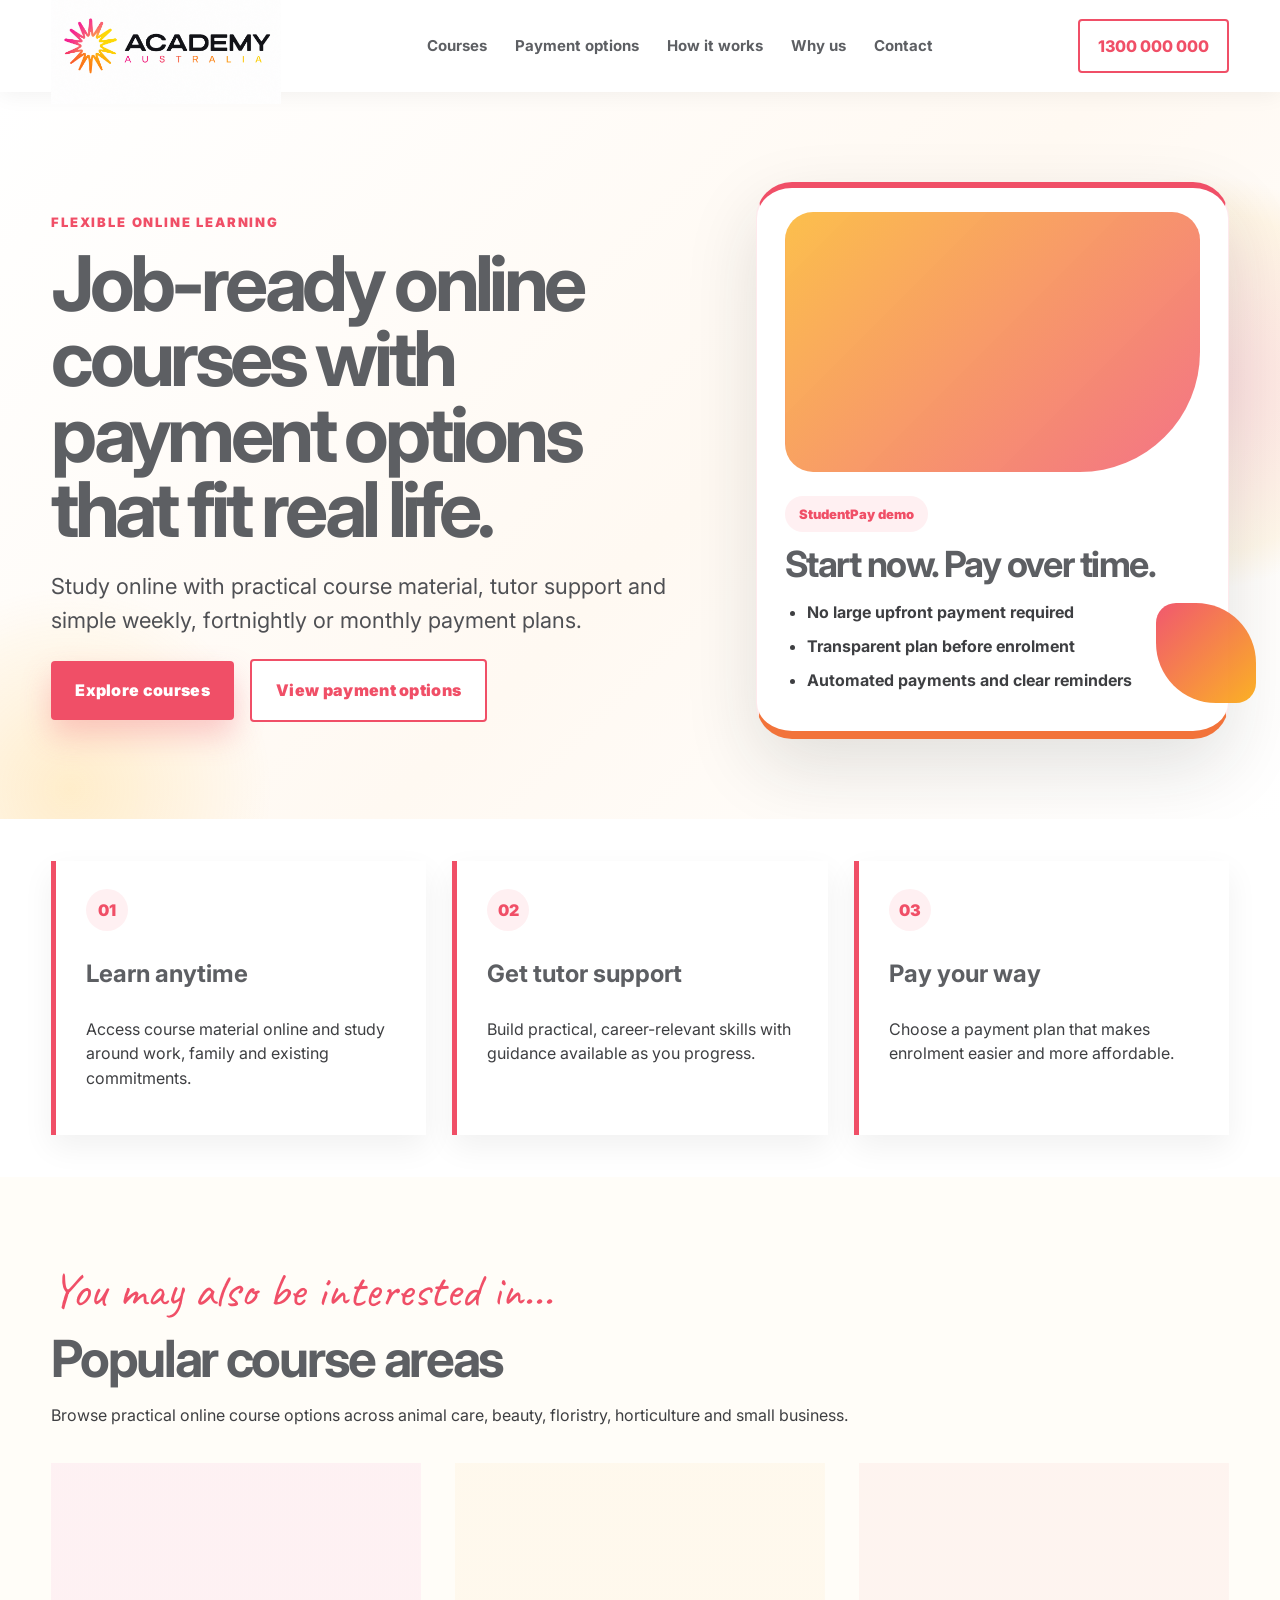
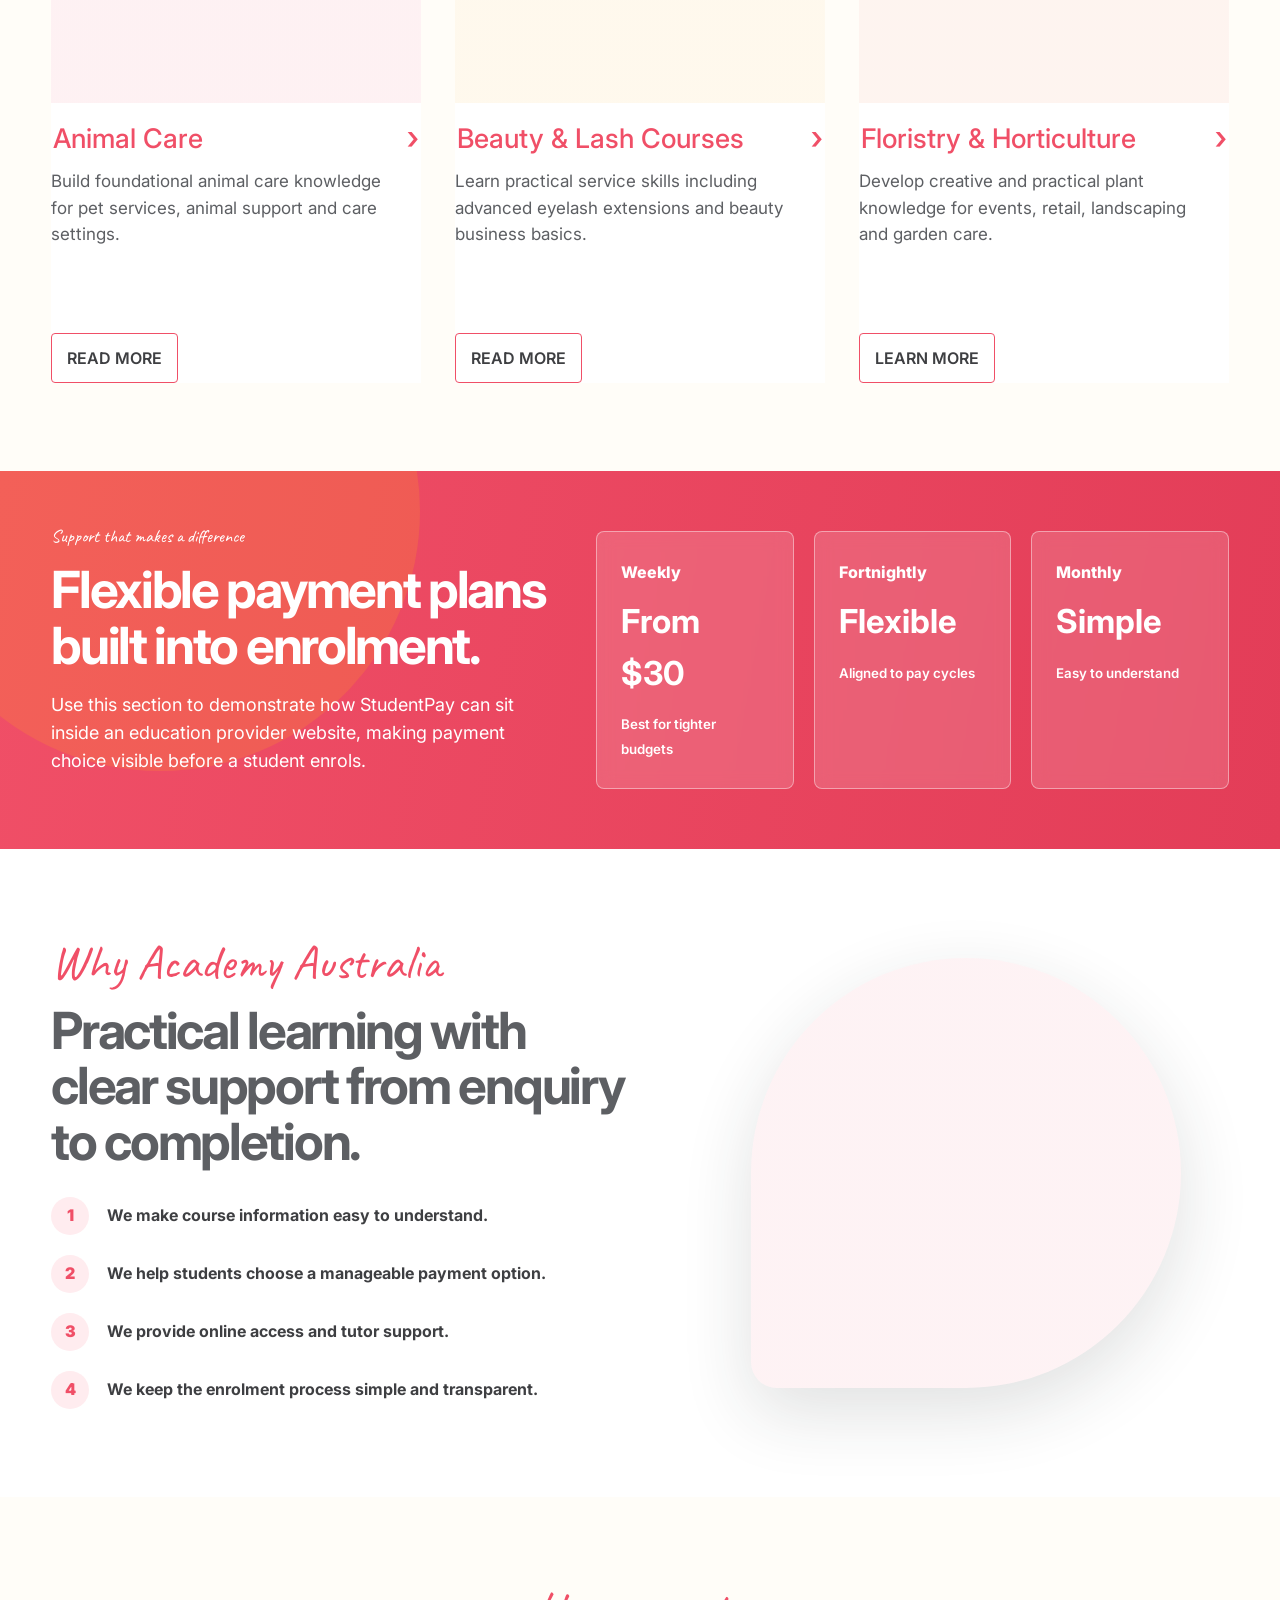
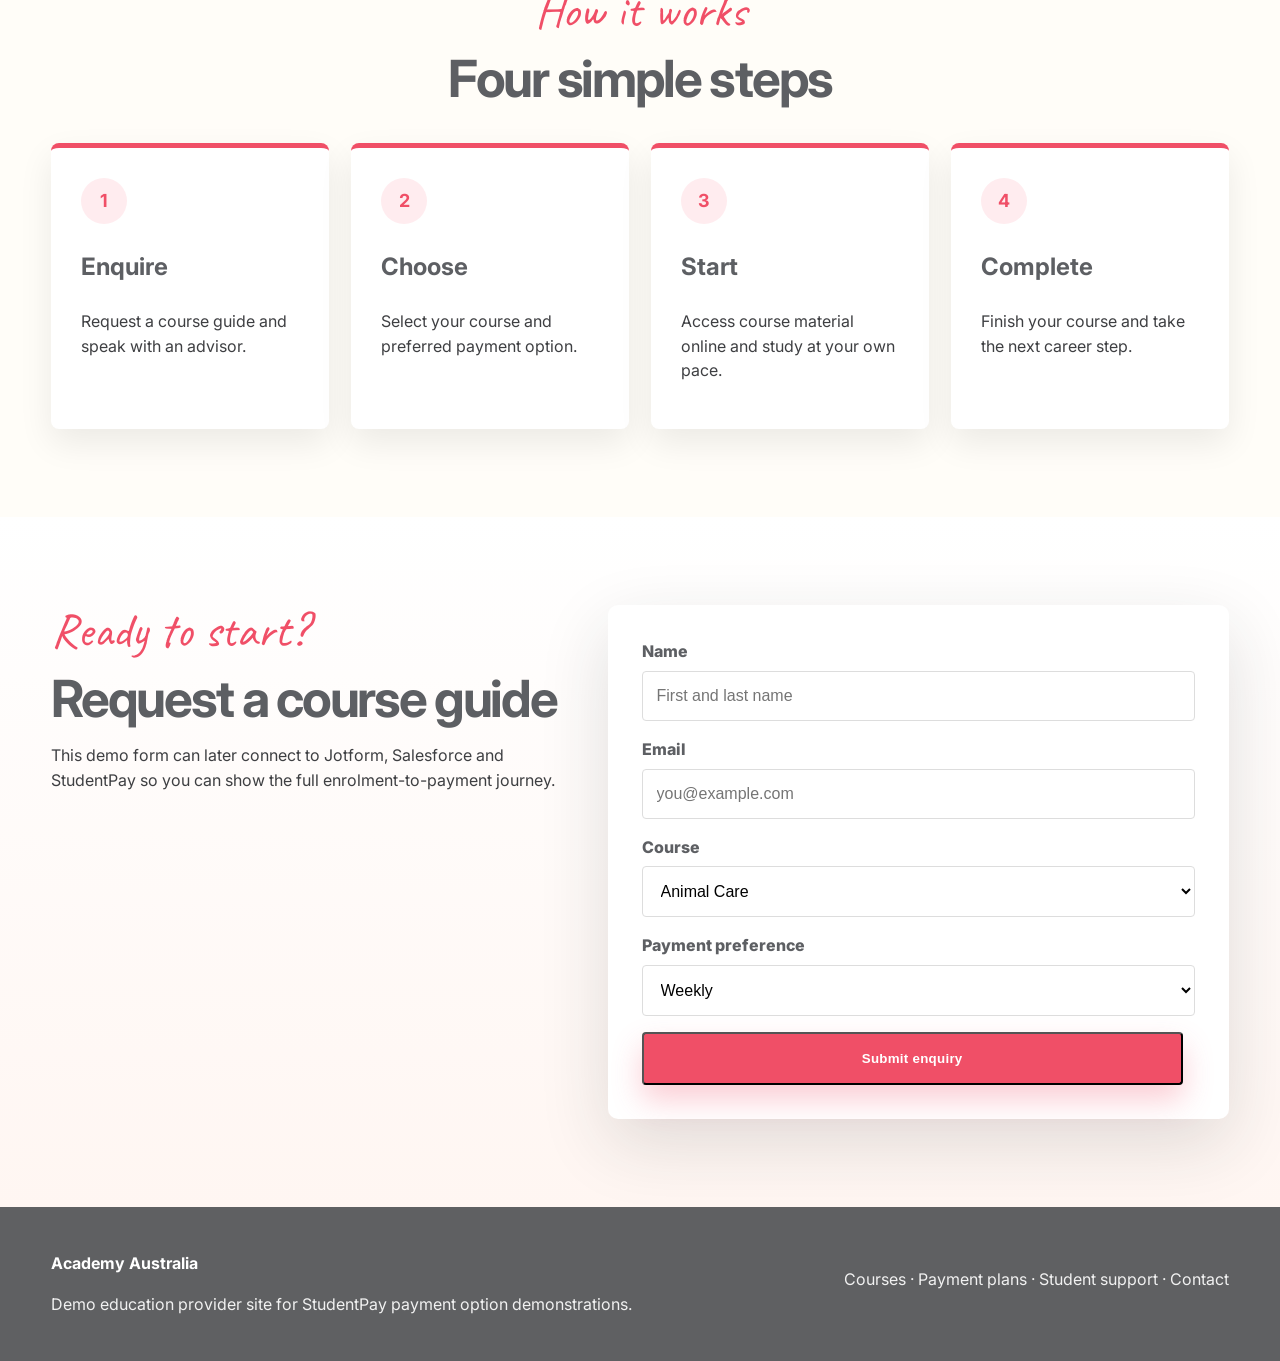
<file: academy-australia-demo/index.html>
<!doctype html>
<html lang="en-AU">
<head>
  <meta charset="utf-8" />
  <meta name="viewport" content="width=device-width, initial-scale=1" />
  <title>Academy Australia | Flexible Online Courses</title>
  <meta name="description" content="Academy Australia demo education provider website with flexible online courses and payment options." />
  <link rel="preconnect" href="https://fonts.googleapis.com">
  <link rel="preconnect" href="https://fonts.gstatic.com" crossorigin>
  <link href="https://fonts.googleapis.com/css2?family=Inter:wght@400;600;700;800&family=Caveat:wght@600;700&display=swap" rel="stylesheet">
  <link rel="stylesheet" href="styles.css" />
</head>
<body>
  <header class="topbar">
    <div class="container nav-wrap">
      <a class="brand" href="index.html" aria-label="Academy Australia home">
        <img class="brand-logo" src="assets/academy-australia-logo.png" alt="Academy Australia">
      </a>
      <nav class="nav" aria-label="Main navigation">
        <a href="courses-animal-care.html">Courses</a>
        <a href="index.html#payments">Payment options</a>
        <a href="index.html#how">How it works</a>
        <a href="index.html#why">Why us</a>
        <a href="index.html#contact">Contact</a>
      </nav>
      <a class="phone" href="tel:1300000000">1300 000 000</a>
    </div>
  </header>

  <main id="top">
    <section class="hero">
      <div class="container hero-grid">
        <div class="hero-copy">
          <p class="eyebrow">Flexible online learning</p>
          <h1>Job-ready online courses with payment options that fit real life.</h1>
          <p class="lead">Study online with practical course material, tutor support and simple weekly, fortnightly or monthly payment plans.</p>
          <div class="hero-actions">
            <a class="btn primary" href="courses-animal-care.html">Explore courses</a>
            <a class="btn ghost" href="index.html#payments">View payment options</a>
          </div>
        </div>
        <aside class="hero-card" aria-label="Course payment plan summary">
          <div class="hero-image" role="img" aria-label="Student studying online"></div>
          <div class="pill">StudentPay demo</div>
          <h2>Start now. Pay over time.</h2>
          <ul>
            <li>No large upfront payment required</li>
            <li>Transparent plan before enrolment</li>
            <li>Automated payments and clear reminders</li>
          </ul>
        </aside>
      </div>
    </section>

    <section class="intro-strip">
      <div class="container quick-grid">
        <article>
          <span>01</span>
          <h3>Learn anytime</h3>
          <p>Access course material online and study around work, family and existing commitments.</p>
        </article>
        <article>
          <span>02</span>
          <h3>Get tutor support</h3>
          <p>Build practical, career-relevant skills with guidance available as you progress.</p>
        </article>
        <article>
          <span>03</span>
          <h3>Pay your way</h3>
          <p>Choose a payment plan that makes enrolment easier and more affordable.</p>
        </article>
      </div>
    </section>

    <section id="courses" class="section courses-section">
      <div class="container">
        <div class="section-head wide">
          <p class="script">You may also be interested in...</p>
          <h2>Popular course areas</h2>
          <p>Browse practical online course options across animal care, beauty, floristry, horticulture and small business.</p>
        </div>
        <div class="course-grid feature-cards">
          <article class="course-card image-card animal">
            <div class="card-image"></div>
            <h3>Animal Care</h3>
            <p>Build foundational animal care knowledge for pet services, animal support and care settings.</p>
            <a class="outline-btn" href="courses-animal-care.html">READ MORE</a>
          </article>
          <article class="course-card image-card beauty">
            <div class="card-image"></div>
            <h3>Beauty & Lash Courses</h3>
            <p>Learn practical service skills including advanced eyelash extensions and beauty business basics.</p>
            <a class="outline-btn" href="#contact">READ MORE</a>
          </article>
          <article class="course-card image-card floristry">
            <div class="card-image"></div>
            <h3>Floristry & Horticulture</h3>
            <p>Develop creative and practical plant knowledge for events, retail, landscaping and garden care.</p>
            <a class="outline-btn" href="#contact">LEARN MORE</a>
          </article>
        </div>
      </div>
    </section>

    <section id="payments" class="payment-band">
      <div class="container payment-grid">
        <div>
          <p class="script white">Support that makes a difference</p>
          <h2>Flexible payment plans built into enrolment.</h2>
          <p>Use this section to demonstrate how StudentPay can sit inside an education provider website, making payment choice visible before a student enrols.</p>
        </div>
        <div class="plans">
          <article><span>Weekly</span><strong>From $30</strong><small>Best for tighter budgets</small></article>
          <article><span>Fortnightly</span><strong>Flexible</strong><small>Aligned to pay cycles</small></article>
          <article><span>Monthly</span><strong>Simple</strong><small>Easy to understand</small></article>
        </div>
      </div>
    </section>

    <section id="why" class="section why-section">
      <div class="container why-grid">
        <div class="why-copy">
          <p class="script">Why Academy Australia</p>
          <h2>Practical learning with clear support from enquiry to completion.</h2>
          <ol class="values">
            <li><span>1</span><strong>We make course information easy to understand.</strong></li>
            <li><span>2</span><strong>We help students choose a manageable payment option.</strong></li>
            <li><span>3</span><strong>We provide online access and tutor support.</strong></li>
            <li><span>4</span><strong>We keep the enrolment process simple and transparent.</strong></li>
          </ol>
        </div>
        <div class="circle-photo" role="img" aria-label="Smiling student support advisor"></div>
      </div>
    </section>

    <section id="how" class="section steps-section">
      <div class="container">
        <div class="section-head compact center">
          <p class="script">How it works</p>
          <h2>Four simple steps</h2>
        </div>
        <div class="steps">
          <article><b>1</b><h3>Enquire</h3><p>Request a course guide and speak with an advisor.</p></article>
          <article><b>2</b><h3>Choose</h3><p>Select your course and preferred payment option.</p></article>
          <article><b>3</b><h3>Start</h3><p>Access course material online and study at your own pace.</p></article>
          <article><b>4</b><h3>Complete</h3><p>Finish your course and take the next career step.</p></article>
        </div>
      </div>
    </section>

    <section id="contact" class="section contact-section">
      <div class="container contact-grid">
        <div>
          <p class="script">Ready to start?</p>
          <h2>Request a course guide</h2>
          <p>This demo form can later connect to Jotform, Salesforce and StudentPay so you can show the full enrolment-to-payment journey.</p>
        </div>
        <form class="demo-form">
          <label>Name <input type="text" placeholder="First and last name"></label>
          <label>Email <input type="email" placeholder="you@example.com"></label>
          <label>Course <select><option>Animal Care</option><option>Advanced Eyelash Extensions</option><option>Advanced Floristry</option><option>AI for Small Business</option><option>Advanced Horticulture</option></select></label>
          <label>Payment preference <select><option>Weekly</option><option>Fortnightly</option><option>Monthly</option><option>Pay in full</option></select></label>
          <button class="btn primary" type="button">Submit enquiry</button>
        </form>
      </div>
    </section>
  </main>

  <footer>
    <div class="container footer-grid">
      <div><strong>Academy Australia</strong><p>Demo education provider site for StudentPay payment option demonstrations.</p></div>
      <div><p>Courses · Payment plans · Student support · Contact</p></div>
    </div>
  </footer>
</body>
</html>
</file>
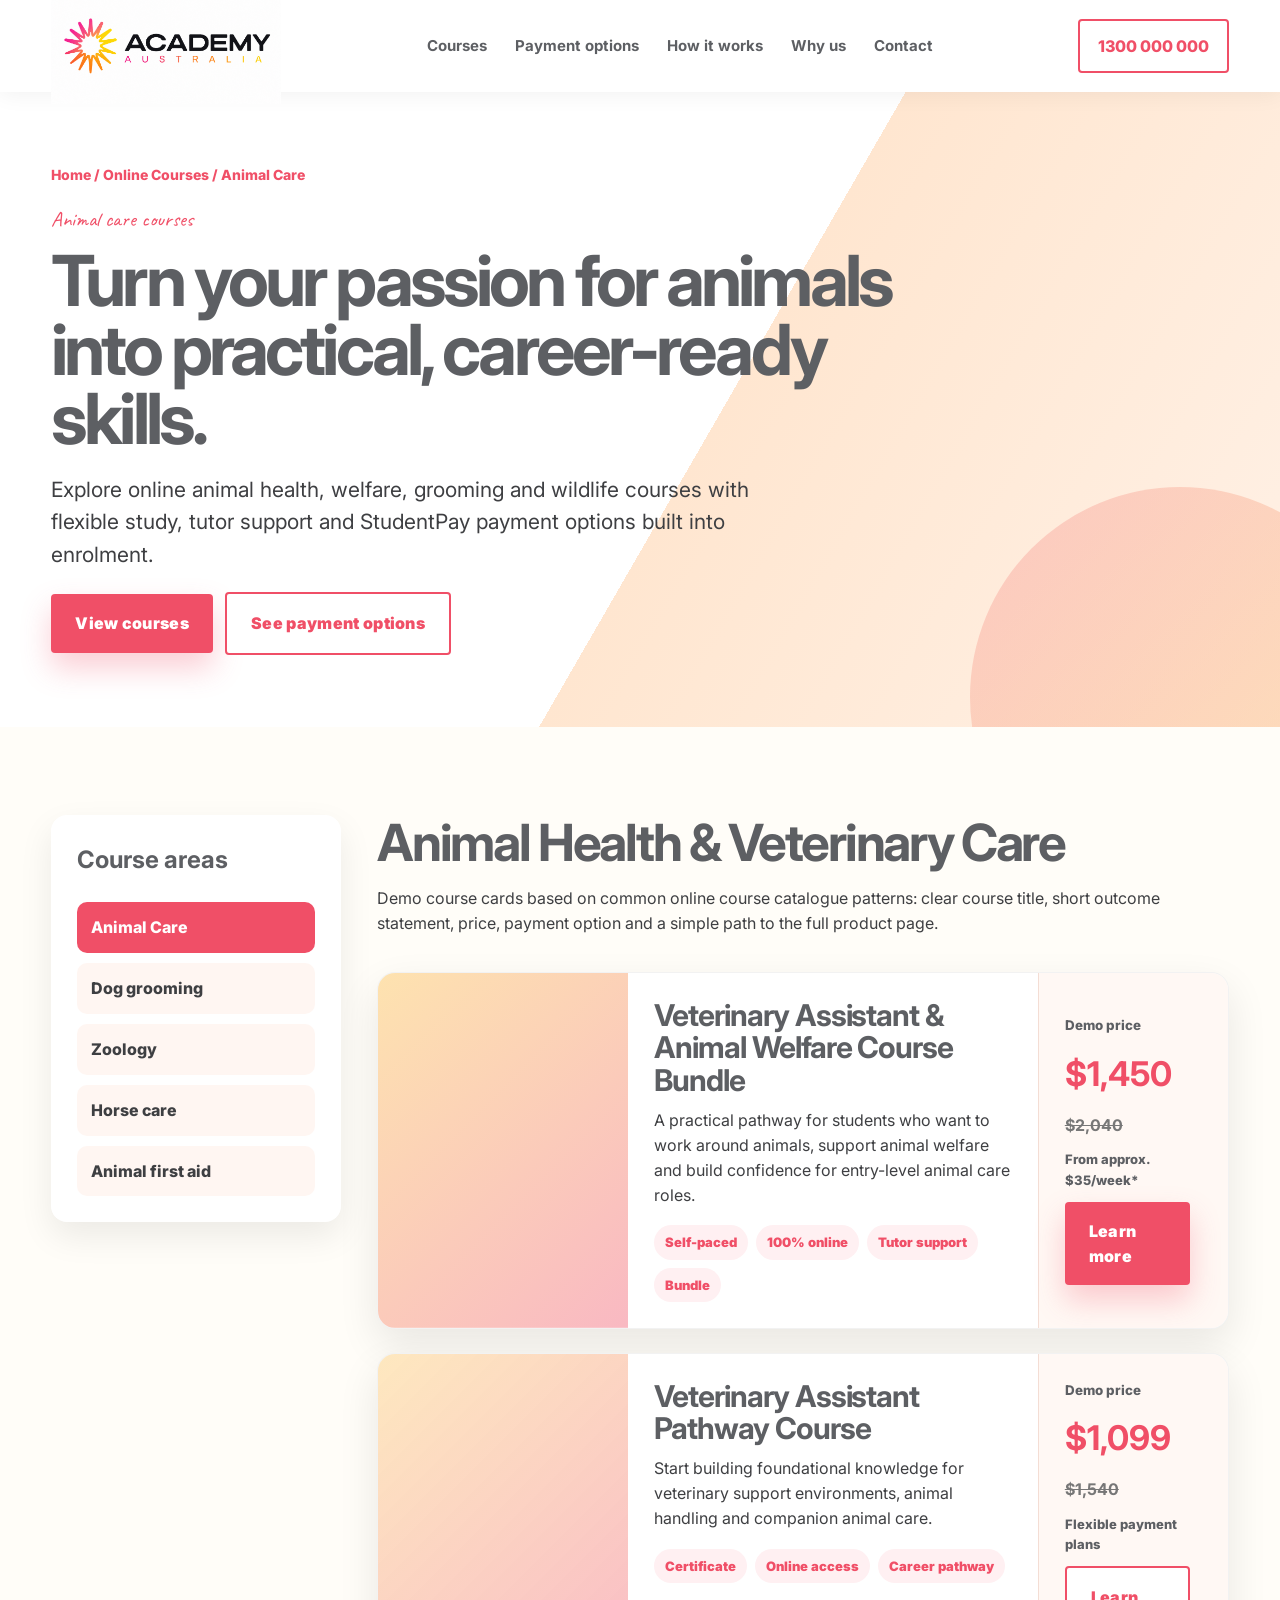
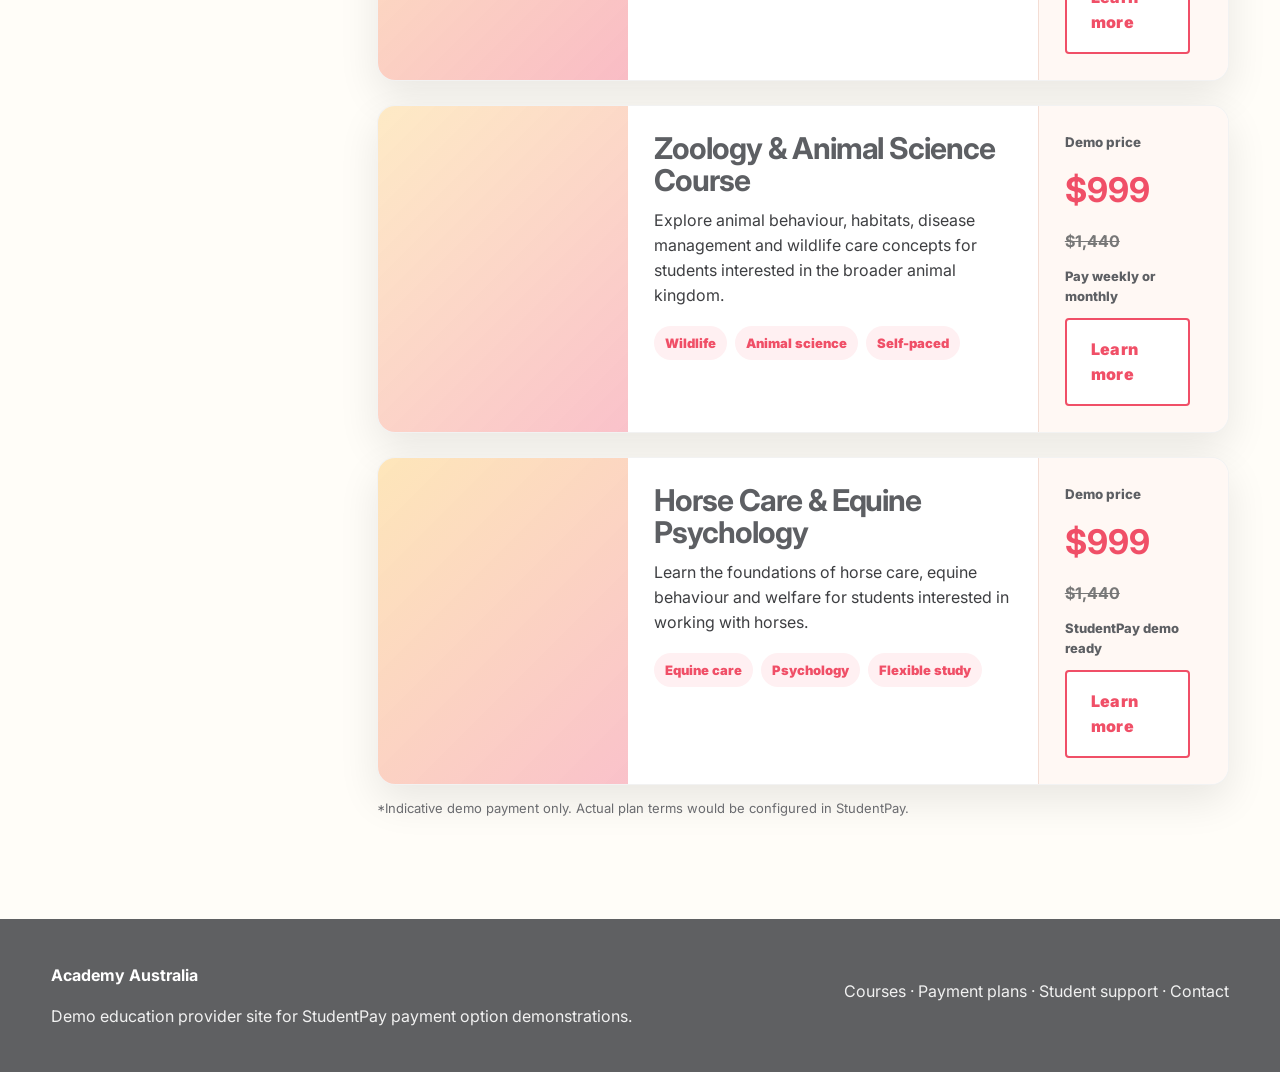
<file: academy-australia-demo/courses-animal-care.html>
<!doctype html>
<html lang="en-AU">
<head>
  <meta charset="utf-8" />
  <meta name="viewport" content="width=device-width, initial-scale=1" />
  <title>Animal Care Courses | Academy Australia</title>
  <meta name="description" content="Demo animal care course category page for Academy Australia." />
  <link rel="preconnect" href="https://fonts.googleapis.com">
  <link rel="preconnect" href="https://fonts.gstatic.com" crossorigin>
  <link href="https://fonts.googleapis.com/css2?family=Inter:wght@400;600;700;800&family=Caveat:wght@600;700&display=swap" rel="stylesheet">
  <link rel="stylesheet" href="styles.css" />
</head>
<body>
<header class="topbar">
  <div class="container nav-wrap">
    <a class="brand" href="index.html" aria-label="Academy Australia home"><img class="brand-logo" src="assets/academy-australia-logo.png" alt="Academy Australia"></a>
    <nav class="nav" aria-label="Main navigation"><a href="courses-animal-care.html">Courses</a><a href="index.html#payments">Payment options</a><a href="index.html#how">How it works</a><a href="index.html#why">Why us</a><a href="index.html#contact">Contact</a></nav>
    <a class="phone" href="tel:1300000000">1300 000 000</a>
  </div>
</header>
<main>
  <section class="sub-hero">
    <div class="container">
      <div class="breadcrumb"><a href="index.html">Home</a> / Online Courses / Animal Care</div>
      <p class="script">Animal care courses</p>
      <h1>Turn your passion for animals into practical, career-ready skills.</h1>
      <p>Explore online animal health, welfare, grooming and wildlife courses with flexible study, tutor support and StudentPay payment options built into enrolment.</p>
      <div class="hero-actions"><a class="btn primary" href="#courses">View courses</a><a class="btn ghost" href="index.html#payments">See payment options</a></div>
    </div>
  </section>
  <section id="courses" class="section">
    <div class="container category-layout">
      <aside class="filter-panel">
        <h3>Course areas</h3>
        <div class="filter-list">
          <a class="active" href="courses-animal-care.html">Animal Care</a>
          <a href="#">Dog grooming</a>
          <a href="#">Zoology</a>
          <a href="#">Horse care</a>
          <a href="#">Animal first aid</a>
        </div>
      </aside>
      <div>
        <div class="section-head wide">
          <h2>Animal Health & Veterinary Care</h2>
          <p>Demo course cards based on common online course catalogue patterns: clear course title, short outcome statement, price, payment option and a simple path to the full product page.</p>
        </div>
        <div class="course-list">
          <article class="product-card">
            <div class="product-thumb thumb-vet"></div>
            <div class="product-info"><h2>Veterinary Assistant & Animal Welfare Course Bundle</h2><p>A practical pathway for students who want to work around animals, support animal welfare and build confidence for entry-level animal care roles.</p><div class="badges"><span>Self-paced</span><span>100% online</span><span>Tutor support</span><span>Bundle</span></div></div>
            <div class="product-price"><small>Demo price</small><strong>$1,450</strong><span class="strike">$2,040</span><span class="mini-pay">From approx. $35/week*</span><a class="btn primary" href="veterinary-assistant-animal-welfare.html">Learn more</a></div>
          </article>
          <article class="product-card">
            <div class="product-thumb thumb-pathway"></div>
            <div class="product-info"><h2>Veterinary Assistant Pathway Course</h2><p>Start building foundational knowledge for veterinary support environments, animal handling and companion animal care.</p><div class="badges"><span>Certificate</span><span>Online access</span><span>Career pathway</span></div></div>
            <div class="product-price"><small>Demo price</small><strong>$1,099</strong><span class="strike">$1,540</span><span class="mini-pay">Flexible payment plans</span><a class="btn ghost" href="#">Learn more</a></div>
          </article>
          <article class="product-card">
            <div class="product-thumb thumb-zoo"></div>
            <div class="product-info"><h2>Zoology & Animal Science Course</h2><p>Explore animal behaviour, habitats, disease management and wildlife care concepts for students interested in the broader animal kingdom.</p><div class="badges"><span>Wildlife</span><span>Animal science</span><span>Self-paced</span></div></div>
            <div class="product-price"><small>Demo price</small><strong>$999</strong><span class="strike">$1,440</span><span class="mini-pay">Pay weekly or monthly</span><a class="btn ghost" href="#">Learn more</a></div>
          </article>
          <article class="product-card">
            <div class="product-thumb thumb-horse"></div>
            <div class="product-info"><h2>Horse Care & Equine Psychology</h2><p>Learn the foundations of horse care, equine behaviour and welfare for students interested in working with horses.</p><div class="badges"><span>Equine care</span><span>Psychology</span><span>Flexible study</span></div></div>
            <div class="product-price"><small>Demo price</small><strong>$999</strong><span class="strike">$1,440</span><span class="mini-pay">StudentPay demo ready</span><a class="btn ghost" href="#">Learn more</a></div>
          </article>
        </div>
        <p class="note">*Indicative demo payment only. Actual plan terms would be configured in StudentPay.</p>
      </div>
    </div>
  </section>
</main>
<footer><div class="container footer-grid"><div><strong>Academy Australia</strong><p>Demo education provider site for StudentPay payment option demonstrations.</p></div><div><p>Courses · Payment plans · Student support · Contact</p></div></div></footer>
</body>
</html>
</file>
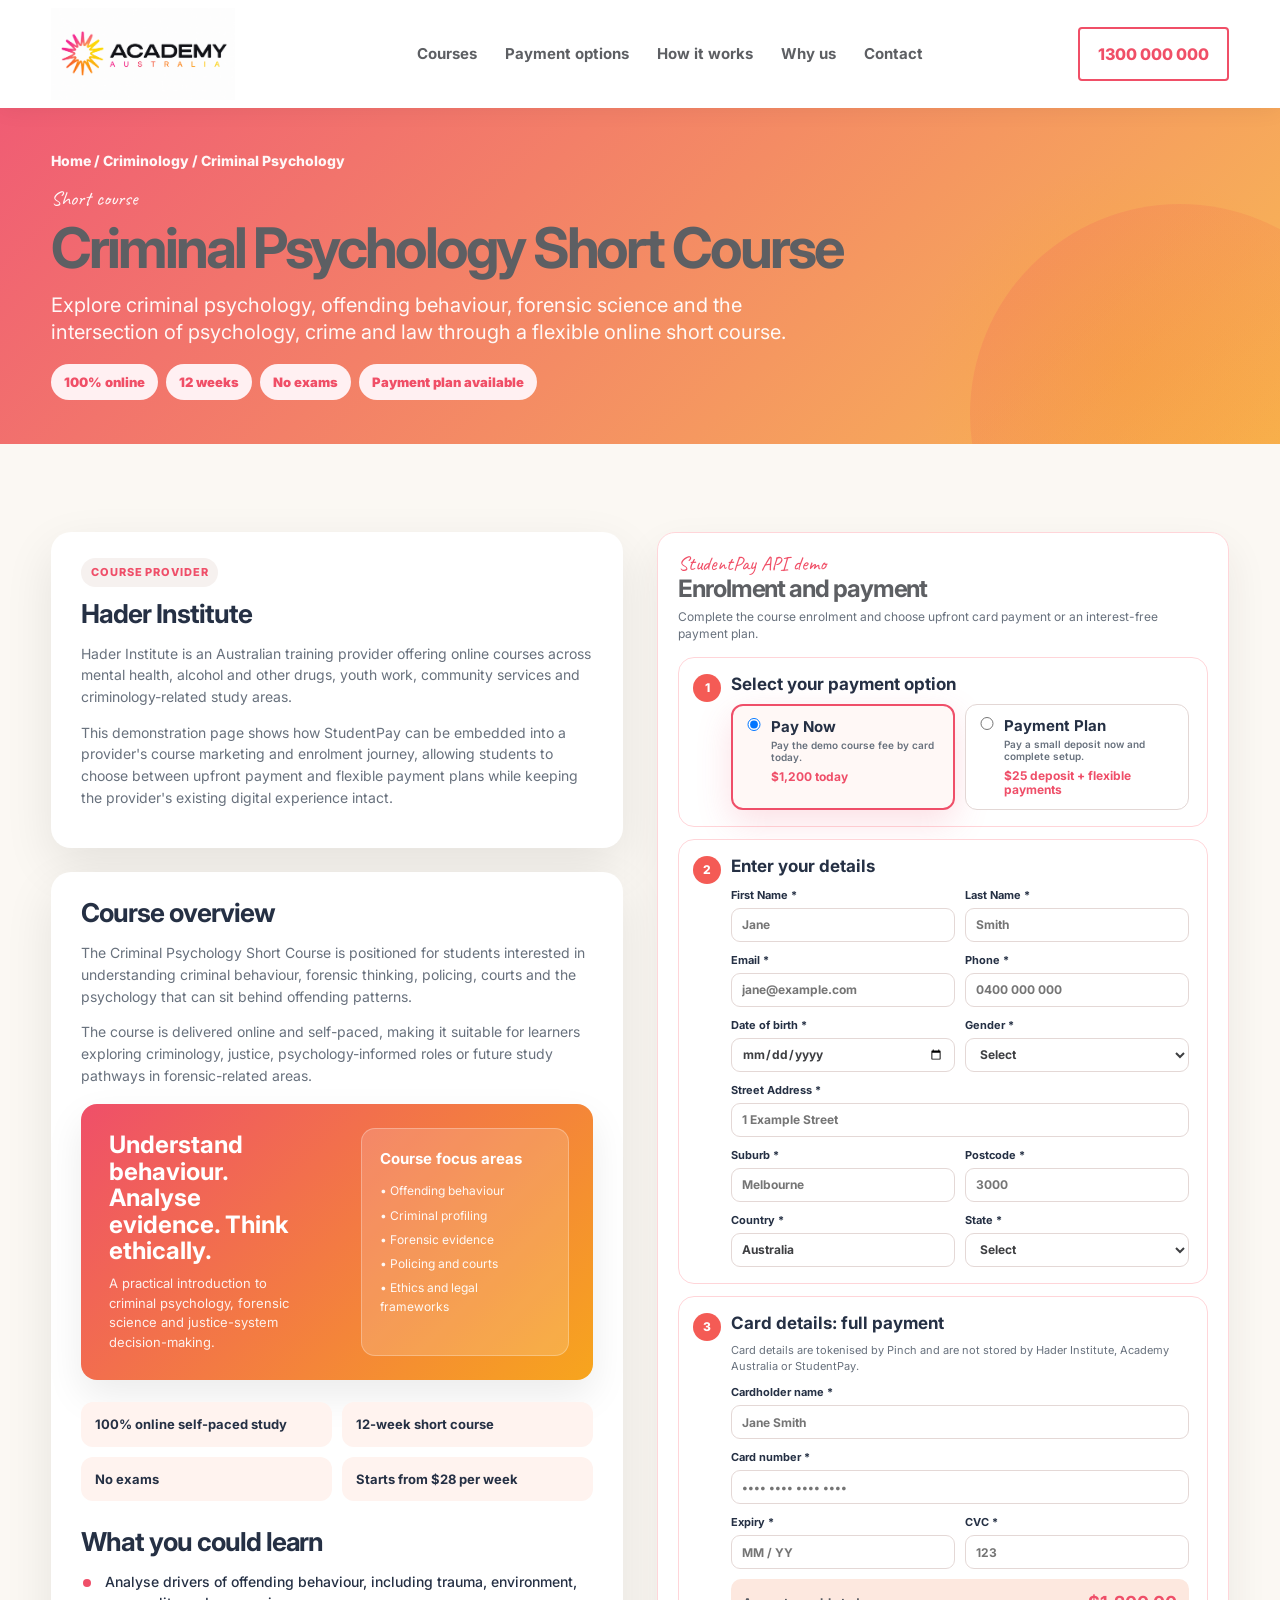
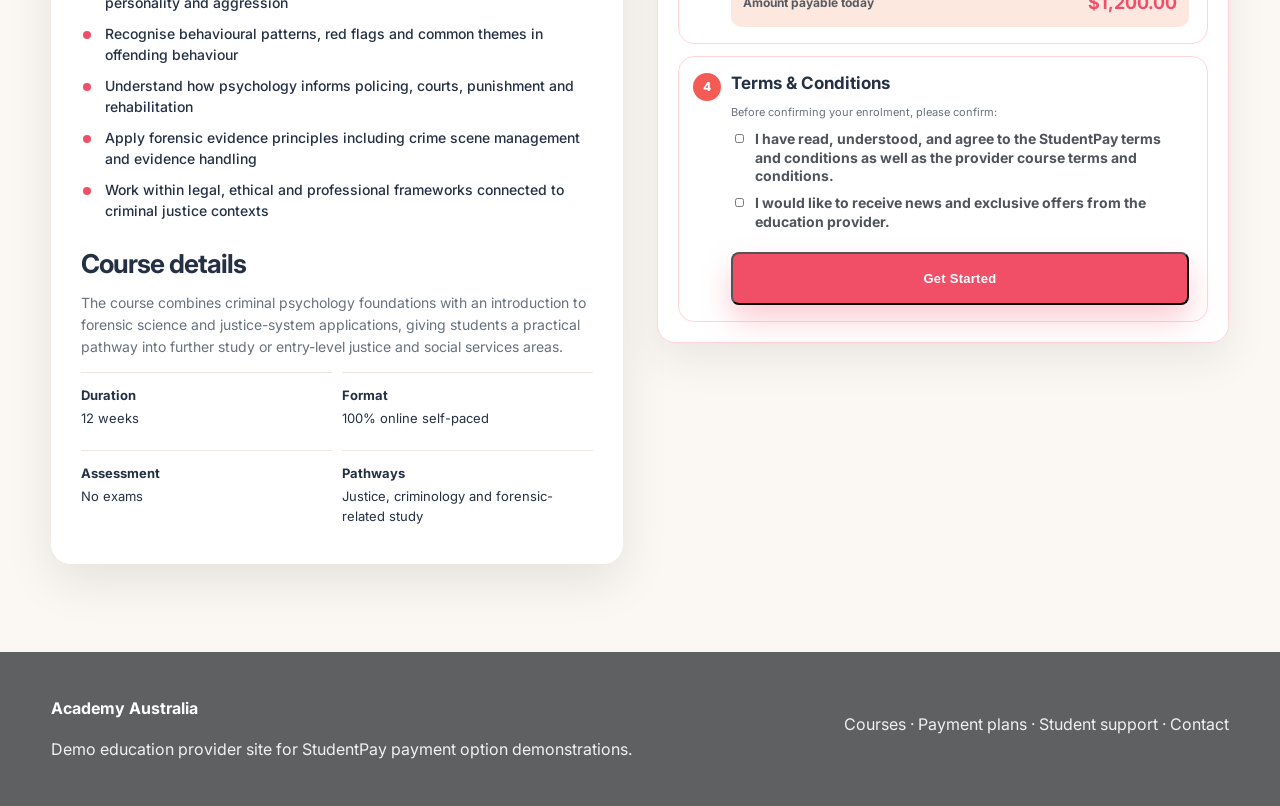
<file: academy-australia-demo/Criminal-Psychology-course.html>
<!doctype html>
<html lang="en-AU">
<head>
  <script src="https://cdn.getpinch.com.au/capturejs/pinch.capture.v2.js"></script>
  <meta charset="utf-8" />
  <meta name="viewport" content="width=device-width, initial-scale=1" />
  <title>Criminal Psychology Short Course | Academy Australia</title>
  <meta name="description" content="Demo product page for Hader Institute's Criminal Psychology Short Course with StudentPay card and payment plan checkout." />
  <link rel="preconnect" href="https://fonts.googleapis.com">
  <link rel="preconnect" href="https://fonts.gstatic.com" crossorigin>
  <link href="https://fonts.googleapis.com/css2?family=Inter:wght@400;600;700;800&family=Caveat:wght@600;700&display=swap" rel="stylesheet">
  <link rel="stylesheet" href="styles.css" />
  <style>
    :root {
      --aa-pink: #ef4f69;
      --aa-pink-dark: #dd3858;
      --aa-soft: #fff3ef;
      --aa-ink: #253044;
      --aa-muted: #68717d;
      --aa-line: #ffd5d9;
      --aa-gold: #f7a51d;
      --hader-blue: #123a5f;
      --hader-teal: #30b7aa;
      --hader-soft: #edf8f7;
    }

    body { background: #fbf8f3; }

    .topbar {
      min-height: 108px;
      display: flex;
      align-items: center;
    }

    .nav-wrap {
      min-height: 108px;
      align-items: center;
    }

    .brand-logo {
      max-height: 92px;
      width: auto;
      display: block;
    }

    .hader-hero {
  background:
    radial-gradient(circle at 88% 78%, rgba(247,165,29,.22), transparent 18%),
    linear-gradient(135deg, rgba(239,79,105,0.92), rgba(247,165,29,0.74));
  color: #fff;
}

    .hader-hero .breadcrumb,
    .hader-hero .breadcrumb a,
    .hader-hero p { color: rgba(255,255,255,.94); }

    main .sub-hero.product-hero.hader-hero {
      min-height: 0 !important;
      height: auto !important;
      padding: 0 !important;
      display: block !important;
      overflow: hidden;
    }

    main .sub-hero.product-hero.hader-hero .container {
      min-height: 0 !important;
      height: auto !important;
      padding-top: 42px !important;
      padding-bottom: 44px !important;
    }

    main .sub-hero.product-hero.hader-hero .breadcrumb {
      margin-bottom: 16px !important;
    }

    main .sub-hero.product-hero.hader-hero .script {
      margin: 0 0 12px !important;
      font-size: 20px;
    }

    main .sub-hero.product-hero.hader-hero h1 {
      font-size: clamp(38px, 5vw, 56px) !important;
      line-height: .98 !important;
      margin: 0 0 16px !important;
      max-width: 880px;
    }

    main .sub-hero.product-hero.hader-hero p:not(.script) {
      max-width: 760px;
      font-size: 20px !important;
      line-height: 1.35 !important;
      margin: 0 0 18px !important;
    }

    main .sub-hero.product-hero.hader-hero .badges {
      margin-top: 0 !important;
      gap: 8px;
    }

    main .sub-hero.product-hero.hader-hero .badges span {
      padding: 8px 13px !important;
      font-size: 13px !important;
    }

    .hader-layout {
      display: grid;
      grid-template-columns: minmax(0, 1fr) minmax(0, 1fr);
      gap: 34px;
      align-items: start;
    }

    .course-column {
      display: grid;
      gap: 24px;
      align-items: start;
    }

    .course-copy {
      padding: 26px 30px;
    }

    .course-copy h2 {
      font-size: 26px;
      line-height: 1.15;
      margin: 0 0 14px;
      color: var(--aa-ink);
    }

    .course-copy p {
      font-size: 14px;
      line-height: 1.55;
      color: var(--aa-muted);
      margin: 0 0 14px;
    }

    .course-visual {
  margin: 18px 0 22px;
  border-radius: 16px;
  overflow: hidden;
  background: linear-gradient(135deg, #ef4f69, #f7a51d);
  color: white;
  min-height: 230px;
  display: grid;
  grid-template-columns: 1fr 1fr;
  box-shadow: 0 16px 38px rgba(0,0,0,.08);
}

    .course-visual-copy {
      padding: 28px;
      display: flex;
      flex-direction: column;
      justify-content: center;
    }

    .course-visual-copy strong {
      display: block;
      font-size: 24px;
      line-height: 1.1;
      margin-bottom: 10px;
    }

    .course-visual-copy span {
      font-size: 13px;
      opacity: .9;
      line-height: 1.5;
    }

    .case-card {
  margin: 24px;
  padding: 18px;
  border-radius: 14px;
  background: rgba(255,255,255,.16);
  border: 1px solid rgba(255,255,255,.28);
  font-size: 12px;
  line-height: 1.6;
  color: #fff;
}

    .case-card strong {
      display: block;
      color: #ffffff;
      font-size: 15px;
      margin-bottom: 10px;
    }

    .case-card span {
  display: block;
  color: rgba(255,255,255,.94);
  margin-bottom: 5px;
}

    .course-badges {
      display: grid;
      grid-template-columns: 1fr 1fr;
      gap: 10px;
      margin: 18px 0 26px;
    }

    .course-badges span {
      background: var(--aa-soft);
      border-radius: 12px;
      padding: 12px 14px;
      font-size: 13px;
      font-weight: 700;
      color: var(--aa-ink);
    }

    .plain-list {
      list-style: none;
      padding: 0;
      margin: 10px 0 28px;
      display: grid;
      gap: 10px;
    }

    .plain-list li {
      position: relative;
      padding-left: 24px;
      font-size: 14px;
      line-height: 1.5;
      color: var(--aa-ink);
      font-weight: 500;
    }

    .plain-list li::before {
      content: '';
      width: 8px;
      height: 8px;
      border-radius: 999px;
      background: var(--aa-pink);
      position: absolute;
      left: 2px;
      top: 8px;
    }

    .provider-panel {
      margin-bottom: 0;
    }

    .provider-label {
      display: inline-block;
      background: #f6f1ef;
      color: var(--aa-pink);
      font-size: 11px;
      font-weight: 800;
      text-transform: uppercase;
      letter-spacing: .08em;
      padding: 6px 10px;
      border-radius: 999px;
      margin-bottom: 12px;
    }

    .provider-panel h2 {
      margin-top: 0;
    }

    .course-detail-mini {
      display: grid;
      grid-template-columns: 1fr 1fr;
      gap: 10px;
      margin-top: 12px;
    }

    .course-detail-mini div {
      border-top: 1px solid #ece5de;
      padding: 12px 0;
      font-size: 13px;
      color: var(--aa-ink);
    }

    .course-detail-mini strong {
      display: block;
      font-size: 13px;
      margin-bottom: 3px;
    }

    .checkout-aside {
      position: sticky;
      top: 90px;
      align-self: start;
      max-width: none;
      padding: 20px;
      border: 1px solid var(--aa-line);
      border-radius: 18px;
      background: #fff;
      box-shadow: 0 18px 40px rgba(45, 38, 32, .08);
    }

    .checkout-aside .section-head {
      margin: 0 0 14px;
      text-align: left;
    }

    .checkout-aside .script {
      margin-bottom: 2px;
      font-size: 20px;
    }

    .checkout-aside h2 {
      font-size: 24px;
      line-height: 1.1;
      margin: 0 0 6px;
    }

    .checkout-aside .section-head p:not(.script) {
      font-size: 12px;
      line-height: 1.45;
      color: var(--aa-muted);
      margin: 0;
    }

    .checkout-form { display: grid; gap: 12px; }

    .form-panel {
      display: block;
      position: relative;
      border: 1px solid var(--aa-line);
      border-radius: 16px;
      padding: 16px 18px 16px 52px;
      background: #fff;
      box-shadow: none;
      box-sizing: border-box;
      width: 100%;
      min-width: 0;
    }

    .form-panel-content {
      display: block;
      width: 100%;
      min-width: 0;
      box-sizing: border-box;
    }

    .form-step {
      position: absolute;
      left: 14px;
      top: 16px;
      width: 28px;
      height: 28px;
      min-width: 28px;
      border-radius: 999px;
      background: #f45b55;
      color: #fff;
      display: grid;
      place-items: center;
      font-weight: 800;
      font-size: 12px;
    }

    .form-panel h3 {
      font-size: 17px;
      line-height: 1.2;
      margin: 0 0 10px;
      color: var(--aa-ink);
    }

    .form-grid.two {
      display: grid;
      grid-template-columns: 1fr 1fr;
      gap: 10px;
    }

    .form-grid .full { grid-column: 1 / -1; }

    .form-grid label,
    .check-row {
      font-size: 11px;
      font-weight: 700;
      color: var(--aa-ink);
    }

    .form-grid input,
    .form-grid select {
      width: 100%;
      height: 34px;
      margin-top: 4px;
      border: 1px solid #e4d8d6;
      border-radius: 9px;
      padding: 7px 10px;
      font-size: 12px;
      box-sizing: border-box;
      min-height: 34px;
    }

    .form-muted {
      font-size: 11px;
      line-height: 1.4;
      color: var(--aa-muted);
      margin: 0 0 10px;
    }

    .payment-choice-grid {
      display: grid;
      grid-template-columns: 1fr 1fr;
      gap: 10px;
    }

    .choice-card {
      display: grid;
      grid-template-columns: 18px 1fr;
      gap: 8px;
      align-items: start;
      border: 1px solid #e3d7d5;
      border-radius: 12px;
      background: #fff;
      padding: 12px;
      min-height: auto;
      cursor: pointer;
      box-sizing: border-box;
    }

    .choice-card:has(input:checked) {
      border: 2px solid var(--aa-pink);
      background: #fff8f6;
    }

    .choice-card input { margin: 0; }

    .choice-card strong {
      display: block;
      font-size: 15px;
      line-height: 1.15;
      color: var(--aa-ink);
      margin-bottom: 3px;
    }

    .choice-card small {
      display: block;
      font-size: 10px;
      line-height: 1.25;
      color: var(--aa-muted);
      font-weight: 600;
      margin-bottom: 6px;
    }

    .choice-card b {
      display: block;
      font-size: 12px;
      line-height: 1.2;
      color: var(--aa-pink);
    }

    .payment-summary {
      display: flex;
      justify-content: space-between;
      align-items: center;
      background: #fde8df;
      border-radius: 10px;
      padding: 10px 12px;
      margin-top: 10px;
      font-size: 12px;
    }

    .payment-summary strong {
      color: var(--aa-pink);
      font-size: 18px;
    }

    .terms-panel p { font-size: 11px; margin: 0 0 9px; color: var(--aa-muted); }

    .check-row {
      display: grid;
      grid-template-columns: 16px 1fr;
      gap: 8px;
      align-items: start;
      margin: 8px 0;
      font-size: 11px;
      line-height: 1.35;
    }

    .check-row input {
      width: auto;
      height: auto;
      margin-top: 2px;
    }

    .submit-btn {
      margin-top: 12px;
      width: 100%;
      min-height: 42px;
      border-radius: 8px;
      font-size: 13px;
    }

    .api-result {
      margin-top: 12px;
      font-size: 11px;
      overflow-wrap: anywhere;
    }

    .api-result pre {
      white-space: pre-wrap;
      font-size: 10px;
      max-height: 160px;
      overflow: auto;
    }

    @media (max-width: 1100px) {
      .hader-layout { grid-template-columns: 1fr; }
      .checkout-aside { position: static; }
    }

    @media (max-width: 650px) {
      .course-copy { padding: 22px; }
      .course-badges,
      .course-detail-mini,
      .form-grid.two,
      .payment-choice-grid,
      .course-visual { grid-template-columns: 1fr; }
      .form-panel { padding-left: 44px; }
    }
  </style>
</head>
<body>
<header class="topbar">
  <div class="container nav-wrap">
    <a class="brand" href="index.html" aria-label="Academy Australia home"><img class="brand-logo" src="assets/academy-australia-logo.png" alt="Academy Australia"></a>
    <nav class="nav" aria-label="Main navigation"><a href="courses-criminology.html">Courses</a><a href="index.html#payments">Payment options</a><a href="index.html#how">How it works</a><a href="index.html#why">Why us</a><a href="index.html#contact">Contact</a></nav>
    <a class="phone" href="tel:1300000000">1300 000 000</a>
  </div>
</header>
<main>
  <section class="sub-hero product-hero hader-hero">
    <div class="container">
      <div class="breadcrumb"><a href="index.html">Home</a> / <a href="courses-criminology.html">Criminology</a> / Criminal Psychology</div>
      <p class="script">Short course</p>
      <h1>Criminal Psychology Short Course</h1>
      <p>Explore criminal psychology, offending behaviour, forensic science and the intersection of psychology, crime and law through a flexible online short course.</p>
      <div class="badges"><span>100% online</span><span>12 weeks</span><span>No exams</span><span>Payment plan available</span></div>
    </div>
  </section>

  <section class="section">
    <div class="container hader-layout">
      <div class="course-column">
        <article class="detail-card course-copy provider-panel">
          <span class="provider-label">Course Provider</span>
          <h2>Hader Institute</h2>
          <p>Hader Institute is an Australian training provider offering online courses across mental health, alcohol and other drugs, youth work, community services and criminology-related study areas.</p>
          <p>This demonstration page shows how StudentPay can be embedded into a provider's course marketing and enrolment journey, allowing students to choose between upfront payment and flexible payment plans while keeping the provider's existing digital experience intact.</p>
        </article>

        <article class="detail-card course-copy">
          <h2>Course overview</h2>
          <p>The Criminal Psychology Short Course is positioned for students interested in understanding criminal behaviour, forensic thinking, policing, courts and the psychology that can sit behind offending patterns.</p>
          <p>The course is delivered online and self-paced, making it suitable for learners exploring criminology, justice, psychology-informed roles or future study pathways in forensic-related areas.</p>

          <div class="course-visual">
            <div class="course-visual-copy">
              <strong>Understand behaviour. Analyse evidence. Think ethically.</strong>
              <span>A practical introduction to criminal psychology, forensic science and justice-system decision-making.</span>
            </div>
            <div class="case-card">
              <strong>Course focus areas</strong>
              <span>• Offending behaviour</span>
              <span>• Criminal profiling</span>
              <span>• Forensic evidence</span>
              <span>• Policing and courts</span>
              <span>• Ethics and legal frameworks</span>
            </div>
          </div>

          <div class="course-badges">
            <span>100% online self-paced study</span>
            <span>12-week short course</span>
            <span>No exams</span>
            <span>Starts from $28 per week</span>
          </div>

          <h2>What you could learn</h2>
          <ul class="plain-list">
            <li>Analyse drivers of offending behaviour, including trauma, environment, personality and aggression</li>
            <li>Recognise behavioural patterns, red flags and common themes in offending behaviour</li>
            <li>Understand how psychology informs policing, courts, punishment and rehabilitation</li>
            <li>Apply forensic evidence principles including crime scene management and evidence handling</li>
            <li>Work within legal, ethical and professional frameworks connected to criminal justice contexts</li>
          </ul>

          <h2>Course details</h2>
          <p>The course combines criminal psychology foundations with an introduction to forensic science and justice-system applications, giving students a practical pathway into further study or entry-level justice and social services areas.</p>
          <div class="course-detail-mini">
            <div><strong>Duration</strong>12 weeks</div>
            <div><strong>Format</strong>100% online self-paced</div>
            <div><strong>Assessment</strong>No exams</div>
            <div><strong>Pathways</strong>Justice, criminology and forensic-related study</div>
          </div>
        </article>
      </div>

      <aside id="studentpay-checkout" class="checkout-aside">
        <div class="section-head wide checkout-head">
          <p class="script">StudentPay API demo</p>
          <h2>Enrolment and payment</h2>
          <p>Complete the course enrolment and choose upfront card payment or an interest-free payment plan.</p>
        </div>

        <form id="studentpayApiForm" class="checkout-form" action="#" method="post" data-api-endpoint="https://api.studentpay.com.au/api/provider-checkout">
          <section class="form-panel">
            <div class="form-step">1</div>
            <div class="form-panel-content">
              <h3>Select your payment option</h3>
              <div class="payment-choice-grid">
                <label class="choice-card"><input type="radio" name="payment_option" value="pay_now" checked><span><strong>Pay Now</strong><small>Pay the demo course fee by card today.</small><b>$1,200 today</b></span></label>
                <label class="choice-card"><input type="radio" name="payment_option" value="interest_free_plan"><span><strong>Payment Plan</strong><small>Pay a small deposit now and complete setup.</small><b>$25 deposit + flexible payments</b></span></label>
              </div>
            </div>
          </section>

          <section class="form-panel">
            <div class="form-step">2</div>
            <div class="form-panel-content">
              <h3>Enter your details</h3>
              <div class="form-grid two">
                <label>First Name *<input type="text" name="first_name" placeholder="Jane" required></label>
                <label>Last Name *<input type="text" name="last_name" placeholder="Smith" required></label>
                <label>Email *<input type="email" name="email" placeholder="jane@example.com" required></label>
                <label>Phone *<input type="tel" name="mobile" placeholder="0400 000 000" required></label>
                <label>Date of birth *<input type="date" name="date_of_birth" required></label>
                <label>Gender *<select name="gender" required><option value="">Select</option><option>Female</option><option>Male</option><option>Other</option><option>Prefer not to say</option></select></label>
                <label class="full">Street Address *<input type="text" name="street_address" placeholder="1 Example Street" required></label>
                <label>Suburb *<input type="text" name="suburb" placeholder="Melbourne" required></label>
                <label>Postcode *<input type="text" name="postcode" placeholder="3000" required></label>
                <label>Country *<input type="text" name="country" value="Australia" required></label>
                <label>State *<select name="state" required><option value="">Select</option><option>NSW</option><option>VIC</option><option>QLD</option><option>SA</option><option>WA</option><option>TAS</option><option>ACT</option><option>NT</option></select></label>
              </div>
            </div>
          </section>

          <section class="form-panel card-section pay-now-panel">
            <div class="form-step">3</div>
            <div class="form-panel-content">
              <h3>Card details: full payment</h3>
              <p class="form-muted">Card details are tokenised by Pinch and are not stored by Hader Institute, Academy Australia or StudentPay.</p>
              <div class="form-grid two">
                <label class="full">Cardholder name *<input type="text" name="pay_now_cardholder_name" placeholder="Jane Smith"></label>
                <label class="full">Card number *<input type="text" name="pay_now_card_number" placeholder="•••• •••• •••• ••••"></label>
                <label>Expiry *<input type="text" name="pay_now_expiry" placeholder="MM / YY"></label>
                <label>CVC *<input type="text" name="pay_now_cvc" placeholder="123"></label>
              </div>
              <div class="payment-summary"><span>Amount payable today</span><strong>$1,200.00</strong></div>
            </div>
          </section>

          <section class="form-panel card-section plan-panel" hidden>
            <div class="form-step">3</div>
            <div class="form-panel-content">
              <h3>Card details: $25 deposit</h3>
              <p class="form-muted">The card payment collects the initial deposit. The next step securely captures the payment plan authority.</p>
              <div class="form-grid two">
                <label class="full">First payment date *<input type="date" name="first_payment_date"></label>
                <label class="full">Cardholder name *<input type="text" name="plan_cardholder_name" placeholder="Jane Smith"></label>
                <label class="full">Card number *<input type="text" name="plan_card_number" placeholder="•••• •••• •••• ••••"></label>
                <label>Expiry *<input type="text" name="plan_expiry" placeholder="MM / YY"></label>
                <label>CVC *<input type="text" name="plan_cvc" placeholder="123"></label>
              </div>
              <div class="payment-summary"><span>Deposit payable today</span><strong>$25.00</strong></div>
            </div>
          </section>

          <section class="form-panel terms-panel">
            <div class="form-step">4</div>
            <div class="form-panel-content">
              <h3>Terms & Conditions</h3>
              <p>Before confirming your enrolment, please confirm:</p>
              <label class="check-row"><input type="checkbox" required><span>I have read, understood, and agree to the StudentPay terms and conditions as well as the provider course terms and conditions.</span></label>
              <label class="check-row"><input type="checkbox"><span>I would like to receive news and exclusive offers from the education provider.</span></label>
              <button class="btn primary submit-btn" type="submit">Get Started</button>
              <div id="apiResult" class="api-result" aria-live="polite"></div>
            </div>
          </section>
        </form>
      </aside>
    </div>
  </section>
</main>
<footer><div class="container footer-grid"><div><strong>Academy Australia</strong><p>Demo education provider site for StudentPay payment option demonstrations.</p></div><div><p>Courses · Payment plans · Student support · Contact</p></div></div></footer>

<script>
  const paymentRadios = document.querySelectorAll('input[name="payment_option"]');
  const payNowPanel = document.querySelector('.pay-now-panel');
  const planPanel = document.querySelector('.plan-panel');
  const form = document.querySelector('#studentpayApiForm');
  const apiResult = document.querySelector('#apiResult');
  const pinchCapture = new Pinch.Capture({
    publishableKey: "pk_live_U6Ox10jx8Sbp84bvhWpswDEq9odiO76T"
  });

  function getSelectedPaymentOption() {
    return document.querySelector('input[name="payment_option"]:checked').value;
  }

  function togglePaymentPanels() {
    const isPlan = getSelectedPaymentOption() === 'interest_free_plan';
    payNowPanel.hidden = isPlan;
    planPanel.hidden = !isPlan;
  }

  function buildStudentPayPayload() {
    const data = new FormData(form);
    const paymentOption = getSelectedPaymentOption();
    const isPlan = paymentOption === 'interest_free_plan';

    const firstPaymentDate =
      data.get('first_payment_date') ||
      new Date().toISOString().slice(0, 10);

    return {
      provider: {
        provider_code: 'ACADEMYAU',
        provider_name: 'Academy Australia',
        provider_account_id: '001Mp00000tiKOOIA2',
        education_provider_id: '001Mp00000tiKOOIA2',
        education_provider_title: 'Academy Australia Pty Ltd ABN 11 111 111 111',
        sales_agent_name: 'Webform',
        sales_agent_email: 'sales@academyaustralia.com',
        provider_order_id: 'HADER-CRIM-PSYCH-' + Date.now(),
        provider_enrolment_id: 'HADER-CRIM-PSYCH-ENROL-' + Date.now(),
        source: 'hader_demo_site'
      },

      student: {
        first_name: data.get('first_name'),
        last_name: data.get('last_name'),
        email: data.get('email'),
        mobile: data.get('mobile'),
        date_of_birth: data.get('date_of_birth'),
        gender: data.get('gender'),
        address: {
          street_address: data.get('street_address'),
          suburb: data.get('suburb'),
          postcode: data.get('postcode'),
          state: data.get('state'),
          country: data.get('country')
        }
      },

      course: {
        course_code: 'HADER-CRIMINAL-PSYCHOLOGY-SHORT',
        course_name: 'Criminal Psychology Short Course',
        category: 'Criminology',
        displayed_price: 1200,
        currency: 'AUD'
      },

      pricing: {
        course_price: 1200,
        test_payload_amount: isPlan ? 20 : 20,
        upfront_payment: isPlan ? 2 : 20,
        amount_to_finance: isPlan ? 18 : 0,
        currency: 'AUD'
      },

      plan: {
        payment_type: isPlan ? 'interest_free_payment_plan' : 'upfront_payment',
        payment_frequency: isPlan ? 'Weekly' : 'Upfront',
        number_of_instalments: isPlan ? 9 : 1,
        instalment_amount: isPlan ? 2 : 20,
        first_payment_date: firstPaymentDate,
        schedule_note: isPlan
          ? '$2 upfront + 9 weekly payments of $2 for API test payload'
          : '$20 upfront API test payment'
      },

      payment: isPlan ? {
        payment_type: 'interest_free_payment_plan',
        total_amount: 20,
        upfront_payment: 2,
        first_payment_date: firstPaymentDate,
        frequency: 'weekly',
        number_of_instalments: 9,
        instalment_amount: 2,
        schedule_note: '$2 upfront + 9 weekly payments of $2 for API test payload'
      } : {
        payment_type: 'upfront_payment',
        total_amount: 3,
        upfront_payment: 3,
        first_payment_date: firstPaymentDate,
        frequency: 'upfront',
        number_of_instalments: 1,
        instalment_amount: 33,
        schedule_note: '$3 upfront API test payment'
      },

      card_payment: {
        processor: 'Pinch',
        source_type: 'credit-card',
        token: null,
        amount_to_charge_now: isPlan ? 2 : 2,
        payment_purpose: isPlan ? 'deposit' : 'full_payment'
      },

      consents: {
        accepted_terms: true,
        accepted_at: new Date().toISOString(),
        marketing_opt_in:
          form.querySelector('.terms-panel input[type="checkbox"]:nth-of-type(2)')?.checked || false
      }
    };
  }

  paymentRadios.forEach((radio) => radio.addEventListener('change', togglePaymentPanels));
  togglePaymentPanels();

  form.addEventListener('submit', async (event) => {
    event.preventDefault();

    const submitBtn = form.querySelector('.submit-btn');
    const paymentOption = getSelectedPaymentOption();
    const isPlan = paymentOption === 'interest_free_plan';
    const data = new FormData(form);

    apiResult.className = 'api-result is-loading';
    apiResult.textContent = isPlan
      ? 'Tokenising card and preparing your payment plan...'
      : 'Tokenising card and preparing your payment...';

    submitBtn.disabled = true;
    submitBtn.textContent = 'Processing...';

    try {
      const cardholderName = isPlan
        ? data.get('plan_cardholder_name')
        : data.get('pay_now_cardholder_name');

      const cardNumber = isPlan
        ? data.get('plan_card_number')
        : data.get('pay_now_card_number');

      const expiry = isPlan
        ? data.get('plan_expiry')
        : data.get('pay_now_expiry');

      const cvc = isPlan
        ? data.get('plan_cvc')
        : data.get('pay_now_cvc');

      const [expiryMonthRaw, expiryYearRaw] = String(expiry || '')
        .replace(/\s/g, '')
        .split('/');

      if (!cardholderName || !cardNumber || !expiryMonthRaw || !expiryYearRaw || !cvc) {
        throw new Error('Please complete all card payment fields.');
      }

      const expiryMonth = expiryMonthRaw.padStart(2, '0');
      const expiryYear =
        expiryYearRaw.length === 2 ? `20${expiryYearRaw}` : expiryYearRaw;

      const tokenResult = await pinchCapture.createToken({
        sourceType: 'credit-card',
        cardholderName: String(cardholderName).trim(),
        cardNumber: String(cardNumber).replace(/\s/g, ''),
        expiryMonth,
        expiryYear,
        cvc: String(cvc).trim()
      });

      console.log('Pinch card token result:', tokenResult);

      const pinchSourceToken =
        tokenResult?.token ||
        tokenResult?.source_token ||
        tokenResult?.sourceToken ||
        tokenResult?.id ||
        tokenResult?.data?.token ||
        tokenResult?.data?.source_token ||
        tokenResult?.data?.sourceToken ||
        tokenResult?.data?.id ||
        tokenResult?.payment_source?.token ||
        tokenResult?.payment_source?.id ||
        tokenResult?.paymentSource?.token ||
        tokenResult?.paymentSource?.id ||
        tokenResult?.source?.token ||
        tokenResult?.source?.id;

      if (!pinchSourceToken) {
        throw new Error(
          'Pinch did not return a usable card token: ' +
          JSON.stringify(tokenResult)
        );
      }

      const payload = buildStudentPayPayload();

      payload.card_payment.token = pinchSourceToken;
      payload.card_payment.amount_to_charge_now = isPlan ? 2 : 2;
      payload.card_payment.payment_purpose = isPlan ? 'deposit' : 'full_payment';

      apiResult.textContent = 'Sending enrolment and payment token to StudentPay API...';

      const response = await fetch(form.dataset.apiEndpoint, {
        method: 'POST',
        headers: {
          'Content-Type': 'application/json',
          'Authorization': 'Bearer sp_academy_demo_2026'
        },
        body: JSON.stringify(payload)
      });

      const resultText = await response.text();
      let result;

      try {
        result = JSON.parse(resultText);
      } catch {
        throw new Error('API returned a non-JSON response: ' + resultText);
      }

      if (response.ok && result.success && result.redirect_url) {
        window.location.href = result.redirect_url;
        return;
      }

      apiResult.className = response.ok ? 'api-result is-success' : 'api-result is-error';
      apiResult.innerHTML =
        '<strong>' + (response.ok ? 'API test submitted.' : 'API returned an error.') +
        '</strong><pre>' +
        resultText.replace(/[&<>]/g, (c) => ({ '&': '&amp;', '<': '&lt;', '>': '&gt;' }[c])) +
        '</pre>';

      submitBtn.disabled = false;
      submitBtn.textContent = 'Get Started';

    } catch (error) {
      apiResult.className = 'api-result is-error';
      apiResult.innerHTML =
        '<strong>Payment setup failed.</strong><p>' +
        (error.message || 'Unable to tokenise card or submit enrolment.') +
        '</p>';

      submitBtn.disabled = false;
      submitBtn.textContent = 'Get Started';

      console.error(error);
    }
  });
</script>
</body>
</html>
</file>
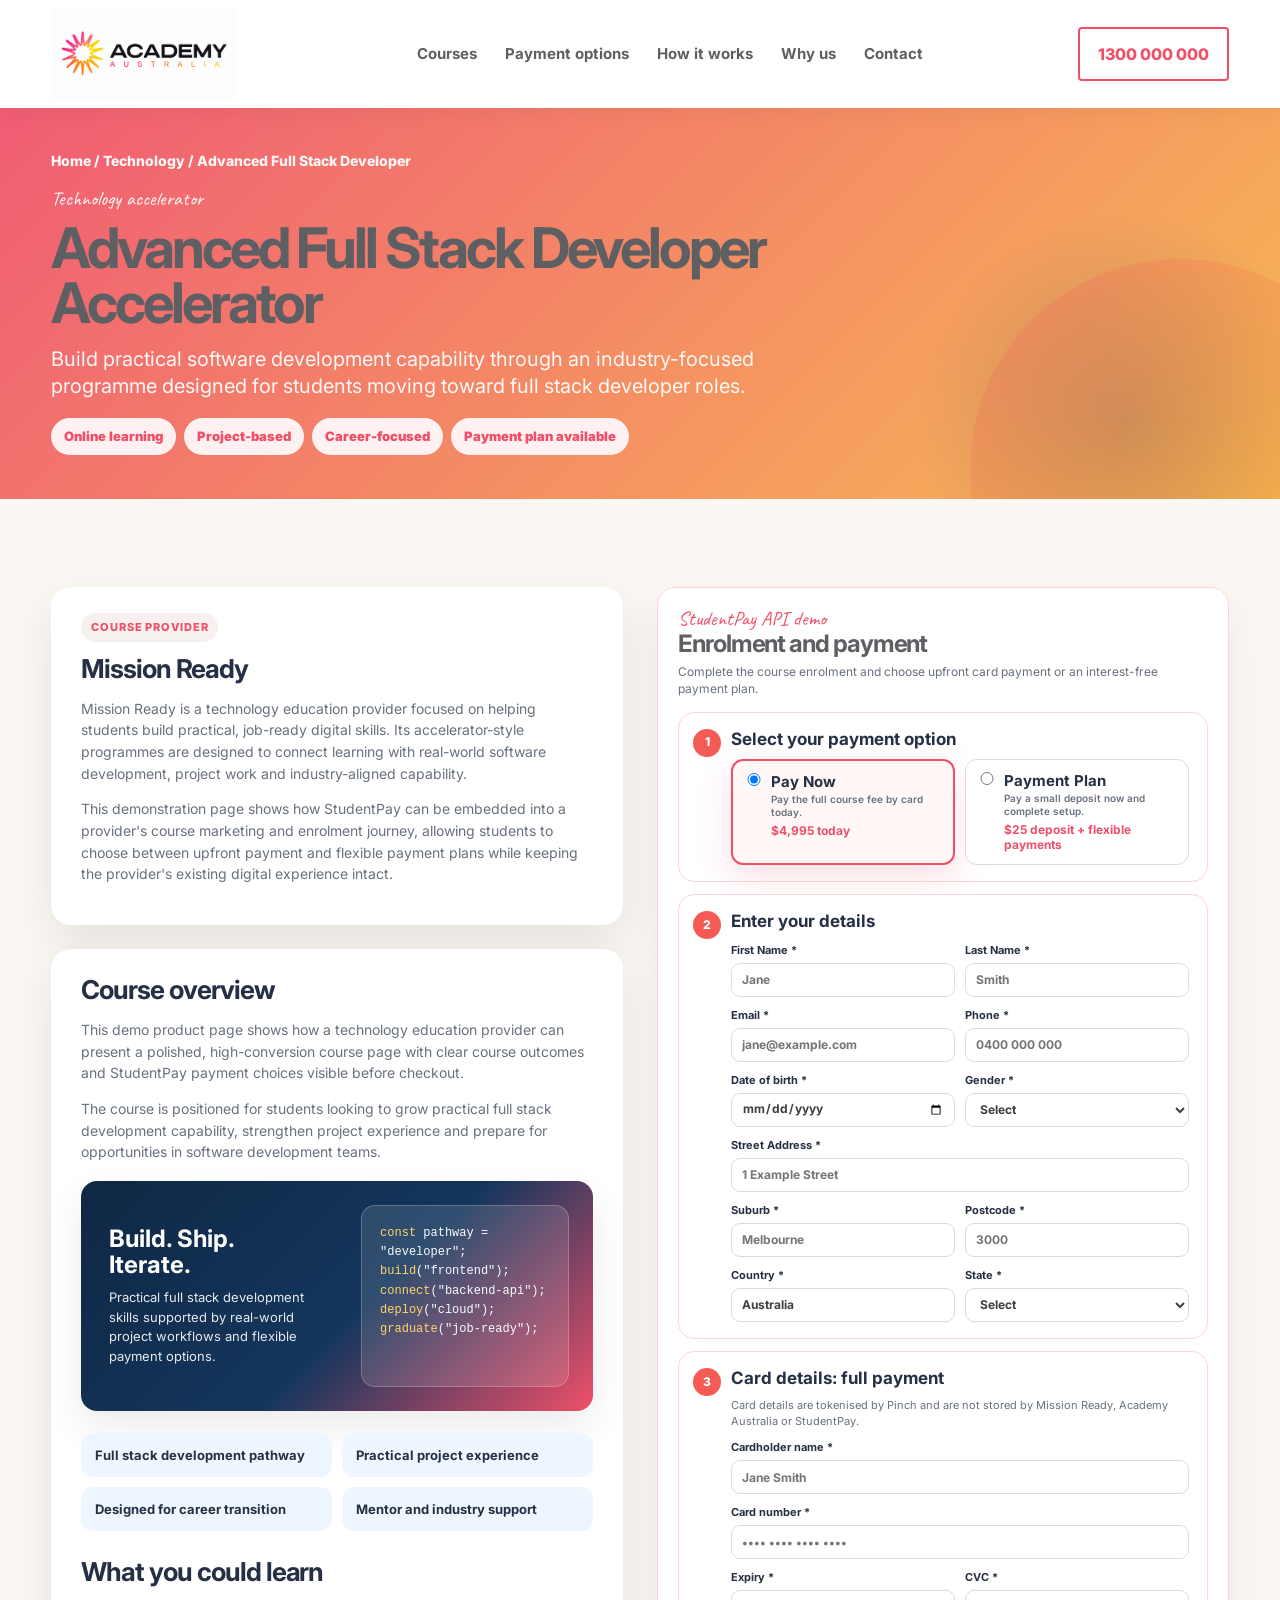
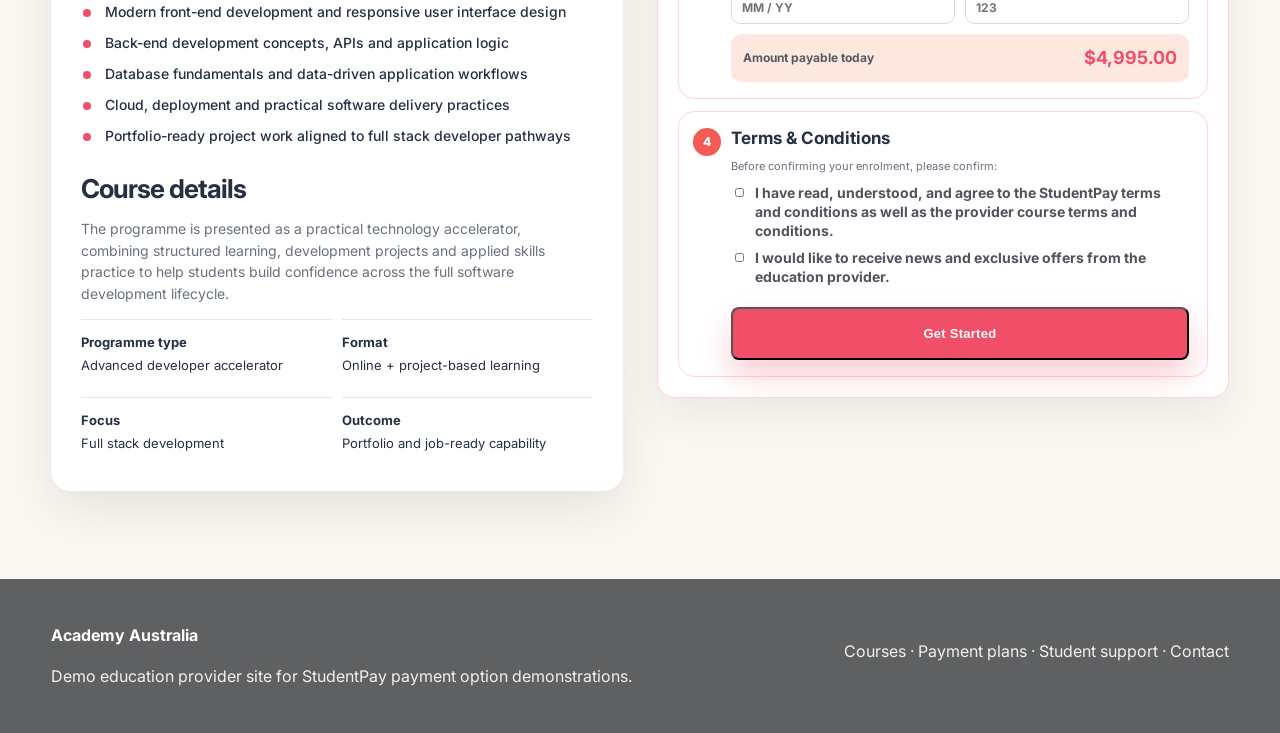
<file: academy-australia-demo/full-stack-developer-accelerator.html>
<!doctype html>
<html lang="en-AU">
<head>
  <script src="https://cdn.getpinch.com.au/capturejs/pinch.capture.v2.js"></script>
  <meta charset="utf-8" />
  <meta name="viewport" content="width=device-width, initial-scale=1" />
  <title>Advanced Full Stack Developer Accelerator | Academy Australia</title>
  <meta name="description" content="Demo product page for Mission Ready's Advanced Full Stack Developer Accelerator with StudentPay card and payment plan checkout." />
  <link rel="preconnect" href="https://fonts.googleapis.com">
  <link rel="preconnect" href="https://fonts.gstatic.com" crossorigin>
  <link href="https://fonts.googleapis.com/css2?family=Inter:wght@400;600;700;800&family=Caveat:wght@600;700&display=swap" rel="stylesheet">
  <link rel="stylesheet" href="styles.css" />
  <style>
    :root {
      --aa-pink: #ef4f69;
      --aa-pink-dark: #dd3858;
      --aa-soft: #fff3ef;
      --aa-ink: #253044;
      --aa-muted: #68717d;
      --aa-line: #ffd5d9;
      --aa-gold: #f7a51d;
      --tech-blue: #14365d;
      --tech-soft: #eef6ff;
    }

    body { background: #fbf8f3; }

    .topbar {
      min-height: 108px;
      display: flex;
      align-items: center;
    }

    .nav-wrap {
      min-height: 108px;
      align-items: center;
    }

    .brand-logo {
      max-height: 92px;
      width: auto;
      display: block;
    }

    .mission-hero {
      background:
        radial-gradient(circle at 88% 80%, rgba(20,54,93,.22), transparent 18%),
        linear-gradient(135deg, rgba(239,79,105,0.92), rgba(247,165,29,0.74));
      color: #fff;
    }

    .mission-hero .breadcrumb,
    .mission-hero .breadcrumb a,
    .mission-hero p { color: rgba(255,255,255,.94); }

    main .sub-hero.product-hero.mission-hero {
      min-height: 0 !important;
      height: auto !important;
      padding: 0 !important;
      display: block !important;
      overflow: hidden;
    }

    main .sub-hero.product-hero.mission-hero .container {
      min-height: 0 !important;
      height: auto !important;
      padding-top: 42px !important;
      padding-bottom: 44px !important;
    }

    main .sub-hero.product-hero.mission-hero .breadcrumb {
      margin-bottom: 16px !important;
    }

    main .sub-hero.product-hero.mission-hero .script {
      margin: 0 0 12px !important;
      font-size: 20px;
    }

    main .sub-hero.product-hero.mission-hero h1 {
      font-size: clamp(38px, 5vw, 56px) !important;
      line-height: .98 !important;
      margin: 0 0 16px !important;
      max-width: 880px;
    }

    main .sub-hero.product-hero.mission-hero p:not(.script) {
      max-width: 760px;
      font-size: 20px !important;
      line-height: 1.35 !important;
      margin: 0 0 18px !important;
    }

    main .sub-hero.product-hero.mission-hero .badges {
      margin-top: 0 !important;
      gap: 8px;
    }

    main .sub-hero.product-hero.mission-hero .badges span {
      padding: 8px 13px !important;
      font-size: 13px !important;
    }

    .mission-layout {
      display: grid;
      grid-template-columns: minmax(0, 1fr) minmax(0, 1fr);
      gap: 34px;
      align-items: start;
    }

    .course-column {
      display: grid;
      gap: 24px;
      align-items: start;
    }

    .course-copy {
      padding: 26px 30px;
    }

    .course-copy h2 {
      font-size: 26px;
      line-height: 1.15;
      margin: 0 0 14px;
      color: var(--aa-ink);
    }

    .course-copy p {
      font-size: 14px;
      line-height: 1.55;
      color: var(--aa-muted);
      margin: 0 0 14px;
    }

    .course-visual {
      margin: 18px 0 22px;
      border-radius: 16px;
      overflow: hidden;
      background: linear-gradient(135deg, #0f2743, #14365d 55%, #ef4f69);
      color: white;
      min-height: 230px;
      display: grid;
      grid-template-columns: 1fr 1fr;
      box-shadow: 0 16px 38px rgba(0,0,0,.08);
    }

    .course-visual-copy {
      padding: 28px;
      display: flex;
      flex-direction: column;
      justify-content: center;
    }

    .course-visual-copy strong {
      display: block;
      font-size: 24px;
      line-height: 1.1;
      margin-bottom: 10px;
    }

    .course-visual-copy span {
      font-size: 13px;
      opacity: .9;
      line-height: 1.5;
    }

    .code-card {
      margin: 24px;
      padding: 18px;
      border-radius: 14px;
      background: rgba(255,255,255,.12);
      border: 1px solid rgba(255,255,255,.22);
      font-family: Consolas, Monaco, monospace;
      font-size: 12px;
      line-height: 1.6;
      color: #f7fbff;
    }

    .code-card em {
      color: #ffd36d;
      font-style: normal;
    }

    .course-badges {
      display: grid;
      grid-template-columns: 1fr 1fr;
      gap: 10px;
      margin: 18px 0 26px;
    }

    .course-badges span {
      background: var(--tech-soft);
      border-radius: 12px;
      padding: 12px 14px;
      font-size: 13px;
      font-weight: 700;
      color: var(--aa-ink);
    }

    .plain-list {
      list-style: none;
      padding: 0;
      margin: 10px 0 28px;
      display: grid;
      gap: 10px;
    }

    .plain-list li {
      position: relative;
      padding-left: 24px;
      font-size: 14px;
      line-height: 1.5;
      color: var(--aa-ink);
      font-weight: 500;
    }

    .plain-list li::before {
      content: '';
      width: 8px;
      height: 8px;
      border-radius: 999px;
      background: var(--aa-pink);
      position: absolute;
      left: 2px;
      top: 8px;
    }

    .provider-panel {
      margin-bottom: 0;
    }

    .provider-label {
      display: inline-block;
      background: #f6f1ef;
      color: var(--aa-pink);
      font-size: 11px;
      font-weight: 800;
      text-transform: uppercase;
      letter-spacing: .08em;
      padding: 6px 10px;
      border-radius: 999px;
      margin-bottom: 12px;
    }

    .provider-panel h2 {
      margin-top: 0;
    }

    .course-detail-mini {
      display: grid;
      grid-template-columns: 1fr 1fr;
      gap: 10px;
      margin-top: 12px;
    }

    .course-detail-mini div {
      border-top: 1px solid #ece5de;
      padding: 12px 0;
      font-size: 13px;
      color: var(--aa-ink);
    }

    .course-detail-mini strong {
      display: block;
      font-size: 13px;
      margin-bottom: 3px;
    }

    .checkout-aside {
      position: sticky;
      top: 90px;
      align-self: start;
      max-width: none;
      padding: 20px;
      border: 1px solid var(--aa-line);
      border-radius: 18px;
      background: #fff;
      box-shadow: 0 18px 40px rgba(45, 38, 32, .08);
    }

    .checkout-aside .section-head {
      margin: 0 0 14px;
      text-align: left;
    }

    .checkout-aside .script {
      margin-bottom: 2px;
      font-size: 20px;
    }

    .checkout-aside h2 {
      font-size: 24px;
      line-height: 1.1;
      margin: 0 0 6px;
    }

    .checkout-aside .section-head p:not(.script) {
      font-size: 12px;
      line-height: 1.45;
      color: var(--aa-muted);
      margin: 0;
    }

    .checkout-form { display: grid; gap: 12px; }

    .form-panel {
      display: block;
      position: relative;
      border: 1px solid var(--aa-line);
      border-radius: 16px;
      padding: 16px 18px 16px 52px;
      background: #fff;
      box-shadow: none;
      box-sizing: border-box;
      width: 100%;
      min-width: 0;
    }

    .form-panel-content {
      display: block;
      width: 100%;
      min-width: 0;
      box-sizing: border-box;
    }

    .form-step {
      position: absolute;
      left: 14px;
      top: 16px;
      width: 28px;
      height: 28px;
      min-width: 28px;
      border-radius: 999px;
      background: #f45b55;
      color: #fff;
      display: grid;
      place-items: center;
      font-weight: 800;
      font-size: 12px;
    }

    .form-panel h3 {
      font-size: 17px;
      line-height: 1.2;
      margin: 0 0 10px;
      color: var(--aa-ink);
    }

    .form-grid.two {
      display: grid;
      grid-template-columns: 1fr 1fr;
      gap: 10px;
    }

    .form-grid .full { grid-column: 1 / -1; }

    .form-grid label,
    .check-row {
      font-size: 11px;
      font-weight: 700;
      color: var(--aa-ink);
    }

    .form-grid input,
    .form-grid select {
      width: 100%;
      height: 34px;
      margin-top: 4px;
      border: 1px solid #e4d8d6;
      border-radius: 9px;
      padding: 7px 10px;
      font-size: 12px;
      box-sizing: border-box;
      min-height: 34px;
    }

    .form-muted {
      font-size: 11px;
      line-height: 1.4;
      color: var(--aa-muted);
      margin: 0 0 10px;
    }

    .payment-choice-grid {
      display: grid;
      grid-template-columns: 1fr 1fr;
      gap: 10px;
    }

    .choice-card {
      display: grid;
      grid-template-columns: 18px 1fr;
      gap: 8px;
      align-items: start;
      border: 1px solid #e3d7d5;
      border-radius: 12px;
      background: #fff;
      padding: 12px;
      min-height: auto;
      cursor: pointer;
      box-sizing: border-box;
    }

    .choice-card:has(input:checked) {
      border: 2px solid var(--aa-pink);
      background: #fff8f6;
    }

    .choice-card input { margin: 0; }

    .choice-card strong {
      display: block;
      font-size: 15px;
      line-height: 1.15;
      color: var(--aa-ink);
      margin-bottom: 3px;
    }

    .choice-card small {
      display: block;
      font-size: 10px;
      line-height: 1.25;
      color: var(--aa-muted);
      font-weight: 600;
      margin-bottom: 6px;
    }

    .choice-card b {
      display: block;
      font-size: 12px;
      line-height: 1.2;
      color: var(--aa-pink);
    }

    .payment-summary {
      display: flex;
      justify-content: space-between;
      align-items: center;
      background: #fde8df;
      border-radius: 10px;
      padding: 10px 12px;
      margin-top: 10px;
      font-size: 12px;
    }

    .payment-summary strong {
      color: var(--aa-pink);
      font-size: 18px;
    }

    .terms-panel p { font-size: 11px; margin: 0 0 9px; color: var(--aa-muted); }

    .check-row {
      display: grid;
      grid-template-columns: 16px 1fr;
      gap: 8px;
      align-items: start;
      margin: 8px 0;
      font-size: 11px;
      line-height: 1.35;
    }

    .check-row input {
      width: auto;
      height: auto;
      margin-top: 2px;
    }

    .submit-btn {
      margin-top: 12px;
      width: 100%;
      min-height: 42px;
      border-radius: 8px;
      font-size: 13px;
    }

    .api-result {
      margin-top: 12px;
      font-size: 11px;
      overflow-wrap: anywhere;
    }

    .api-result pre {
      white-space: pre-wrap;
      font-size: 10px;
      max-height: 160px;
      overflow: auto;
    }

    @media (max-width: 1100px) {
      .mission-layout { grid-template-columns: 1fr; }
      .checkout-aside { position: static; }
    }

    @media (max-width: 650px) {
      .course-copy { padding: 22px; }
      .course-badges,
      .course-detail-mini,
      .form-grid.two,
      .payment-choice-grid,
      .course-visual { grid-template-columns: 1fr; }
      .form-panel { padding-left: 44px; }
    }
  </style>
</head>
<body>
<header class="topbar">
  <div class="container nav-wrap">
    <a class="brand" href="index.html" aria-label="Academy Australia home"><img class="brand-logo" src="assets/academy-australia-logo.png" alt="Academy Australia"></a>
    <nav class="nav" aria-label="Main navigation"><a href="courses-technology.html">Courses</a><a href="index.html#payments">Payment options</a><a href="index.html#how">How it works</a><a href="index.html#why">Why us</a><a href="index.html#contact">Contact</a></nav>
    <a class="phone" href="tel:1300000000">1300 000 000</a>
  </div>
</header>
<main>
  <section class="sub-hero product-hero mission-hero">
    <div class="container">
      <div class="breadcrumb"><a href="index.html">Home</a> / <a href="courses-technology.html">Technology</a> / Advanced Full Stack Developer</div>
      <p class="script">Technology accelerator</p>
      <h1>Advanced Full Stack Developer Accelerator</h1>
      <p>Build practical software development capability through an industry-focused programme designed for students moving toward full stack developer roles.</p>
      <div class="badges"><span>Online learning</span><span>Project-based</span><span>Career-focused</span><span>Payment plan available</span></div>
    </div>
  </section>

  <section class="section">
    <div class="container mission-layout">
      <div class="course-column">
        <article class="detail-card course-copy provider-panel">
          <span class="provider-label">Course Provider</span>
          <h2>Mission Ready</h2>
          <p>Mission Ready is a technology education provider focused on helping students build practical, job-ready digital skills. Its accelerator-style programmes are designed to connect learning with real-world software development, project work and industry-aligned capability.</p>
          <p>This demonstration page shows how StudentPay can be embedded into a provider's course marketing and enrolment journey, allowing students to choose between upfront payment and flexible payment plans while keeping the provider's existing digital experience intact.</p>
        </article>

        <article class="detail-card course-copy">
          <h2>Course overview</h2>
          <p>This demo product page shows how a technology education provider can present a polished, high-conversion course page with clear course outcomes and StudentPay payment choices visible before checkout.</p>
          <p>The course is positioned for students looking to grow practical full stack development capability, strengthen project experience and prepare for opportunities in software development teams.</p>

          <div class="course-visual">
            <div class="course-visual-copy">
              <strong>Build. Ship. Iterate.</strong>
              <span>Practical full stack development skills supported by real-world project workflows and flexible payment options.</span>
            </div>
            <div class="code-card">
              <div><em>const</em> pathway = "developer";</div>
              <div><em>build</em>("frontend");</div>
              <div><em>connect</em>("backend-api");</div>
              <div><em>deploy</em>("cloud");</div>
              <div><em>graduate</em>("job-ready");</div>
            </div>
          </div>

          <div class="course-badges">
            <span>Full stack development pathway</span>
            <span>Practical project experience</span>
            <span>Designed for career transition</span>
            <span>Mentor and industry support</span>
          </div>

          <h2>What you could learn</h2>
          <ul class="plain-list">
            <li>Modern front-end development and responsive user interface design</li>
            <li>Back-end development concepts, APIs and application logic</li>
            <li>Database fundamentals and data-driven application workflows</li>
            <li>Cloud, deployment and practical software delivery practices</li>
            <li>Portfolio-ready project work aligned to full stack developer pathways</li>
          </ul>

          <h2>Course details</h2>
          <p>The programme is presented as a practical technology accelerator, combining structured learning, development projects and applied skills practice to help students build confidence across the full software development lifecycle.</p>
          <div class="course-detail-mini">
            <div><strong>Programme type</strong>Advanced developer accelerator</div>
            <div><strong>Format</strong>Online + project-based learning</div>
            <div><strong>Focus</strong>Full stack development</div>
            <div><strong>Outcome</strong>Portfolio and job-ready capability</div>
          </div>
        </article>
      </div>

      <aside id="studentpay-checkout" class="checkout-aside">
        <div class="section-head wide checkout-head">
          <p class="script">StudentPay API demo</p>
          <h2>Enrolment and payment</h2>
          <p>Complete the course enrolment and choose upfront card payment or an interest-free payment plan.</p>
        </div>

        <form id="studentpayApiForm" class="checkout-form" action="#" method="post" data-api-endpoint="https://api.studentpay.com.au/api/provider-checkout">
          <section class="form-panel">
            <div class="form-step">1</div>
            <div class="form-panel-content">
              <h3>Select your payment option</h3>
              <div class="payment-choice-grid">
                <label class="choice-card"><input type="radio" name="payment_option" value="pay_now" checked><span><strong>Pay Now</strong><small>Pay the full course fee by card today.</small><b>$4,995 today</b></span></label>
                <label class="choice-card"><input type="radio" name="payment_option" value="interest_free_plan"><span><strong>Payment Plan</strong><small>Pay a small deposit now and complete setup.</small><b>$25 deposit + flexible payments</b></span></label>
              </div>
            </div>
          </section>

          <section class="form-panel">
            <div class="form-step">2</div>
            <div class="form-panel-content">
              <h3>Enter your details</h3>
              <div class="form-grid two">
                <label>First Name *<input type="text" name="first_name" placeholder="Jane" required></label>
                <label>Last Name *<input type="text" name="last_name" placeholder="Smith" required></label>
                <label>Email *<input type="email" name="email" placeholder="jane@example.com" required></label>
                <label>Phone *<input type="tel" name="mobile" placeholder="0400 000 000" required></label>
                <label>Date of birth *<input type="date" name="date_of_birth" required></label>
                <label>Gender *<select name="gender" required><option value="">Select</option><option>Female</option><option>Male</option><option>Other</option><option>Prefer not to say</option></select></label>
                <label class="full">Street Address *<input type="text" name="street_address" placeholder="1 Example Street" required></label>
                <label>Suburb *<input type="text" name="suburb" placeholder="Melbourne" required></label>
                <label>Postcode *<input type="text" name="postcode" placeholder="3000" required></label>
                <label>Country *<input type="text" name="country" value="Australia" required></label>
                <label>State *<select name="state" required><option value="">Select</option><option>NSW</option><option>VIC</option><option>QLD</option><option>SA</option><option>WA</option><option>TAS</option><option>ACT</option><option>NT</option></select></label>
              </div>
            </div>
          </section>

          <section class="form-panel card-section pay-now-panel">
            <div class="form-step">3</div>
            <div class="form-panel-content">
              <h3>Card details: full payment</h3>
              <p class="form-muted">Card details are tokenised by Pinch and are not stored by Mission Ready, Academy Australia or StudentPay.</p>
              <div class="form-grid two">
                <label class="full">Cardholder name *<input type="text" name="pay_now_cardholder_name" placeholder="Jane Smith"></label>
                <label class="full">Card number *<input type="text" name="pay_now_card_number" placeholder="•••• •••• •••• ••••"></label>
                <label>Expiry *<input type="text" name="pay_now_expiry" placeholder="MM / YY"></label>
                <label>CVC *<input type="text" name="pay_now_cvc" placeholder="123"></label>
              </div>
              <div class="payment-summary"><span>Amount payable today</span><strong>$4,995.00</strong></div>
            </div>
          </section>

          <section class="form-panel card-section plan-panel" hidden>
            <div class="form-step">3</div>
            <div class="form-panel-content">
              <h3>Card details: $25 deposit</h3>
              <p class="form-muted">The card payment collects the initial deposit. The next step securely captures the payment plan authority.</p>
              <div class="form-grid two">
                <label class="full">First payment date *<input type="date" name="first_payment_date"></label>
                <label class="full">Cardholder name *<input type="text" name="plan_cardholder_name" placeholder="Jane Smith"></label>
                <label class="full">Card number *<input type="text" name="plan_card_number" placeholder="•••• •••• •••• ••••"></label>
                <label>Expiry *<input type="text" name="plan_expiry" placeholder="MM / YY"></label>
                <label>CVC *<input type="text" name="plan_cvc" placeholder="123"></label>
              </div>
              <div class="payment-summary"><span>Deposit payable today</span><strong>$25.00</strong></div>
            </div>
          </section>

          <section class="form-panel terms-panel">
            <div class="form-step">4</div>
            <div class="form-panel-content">
              <h3>Terms & Conditions</h3>
              <p>Before confirming your enrolment, please confirm:</p>
              <label class="check-row"><input type="checkbox" required><span>I have read, understood, and agree to the StudentPay terms and conditions as well as the provider course terms and conditions.</span></label>
              <label class="check-row"><input type="checkbox"><span>I would like to receive news and exclusive offers from the education provider.</span></label>
              <button class="btn primary submit-btn" type="submit">Get Started</button>
              <div id="apiResult" class="api-result" aria-live="polite"></div>
            </div>
          </section>
        </form>
      </aside>
    </div>
  </section>
</main>
<footer><div class="container footer-grid"><div><strong>Academy Australia</strong><p>Demo education provider site for StudentPay payment option demonstrations.</p></div><div><p>Courses · Payment plans · Student support · Contact</p></div></div></footer>

<script>
  const paymentRadios = document.querySelectorAll('input[name="payment_option"]');
  const payNowPanel = document.querySelector('.pay-now-panel');
  const planPanel = document.querySelector('.plan-panel');
  const form = document.querySelector('#studentpayApiForm');
  const apiResult = document.querySelector('#apiResult');
  const pinchCapture = new Pinch.Capture({
    publishableKey: "pk_live_U6Ox10jx8Sbp84bvhWpswDEq9odiO76T"
  });

  function getSelectedPaymentOption() {
    return document.querySelector('input[name="payment_option"]:checked').value;
  }

  function togglePaymentPanels() {
    const isPlan = getSelectedPaymentOption() === 'interest_free_plan';
    payNowPanel.hidden = isPlan;
    planPanel.hidden = !isPlan;
  }

  function buildStudentPayPayload() {
    const data = new FormData(form);
    const paymentOption = getSelectedPaymentOption();
    const isPlan = paymentOption === 'interest_free_plan';

    const firstPaymentDate =
      data.get('first_payment_date') ||
      new Date().toISOString().slice(0, 10);

    return {
      provider: {
        provider_code: 'ACADEMYAU',
        provider_name: 'Academy Australia',
        provider_account_id: '001Mp00000tiKOOIA2',
        education_provider_id: '001Mp00000tiKOOIA2',
        education_provider_title: 'Academy Australia Pty Ltd ABN 11 111 111 111',
        sales_agent_name: 'Webform',
        sales_agent_email: 'sales@academyaustralia.com',
        provider_order_id: 'MR-DEVELOPER-' + Date.now(),
        provider_enrolment_id: 'MR-DEVELOPER-ENROL-' + Date.now(),
        source: 'mission_ready_demo_site'
      },

      student: {
        first_name: data.get('first_name'),
        last_name: data.get('last_name'),
        email: data.get('email'),
        mobile: data.get('mobile'),
        date_of_birth: data.get('date_of_birth'),
        gender: data.get('gender'),
        address: {
          street_address: data.get('street_address'),
          suburb: data.get('suburb'),
          postcode: data.get('postcode'),
          state: data.get('state'),
          country: data.get('country')
        }
      },

      course: {
        course_code: 'MR-ADV-FULL-STACK-DEVELOPER',
        course_name: 'Advanced Full Stack Developer Accelerator',
        category: 'Technology',
        displayed_price: 4995,
        currency: 'AUD'
      },

      pricing: {
        course_price: 4995,
        test_payload_amount: isPlan ? 20 : 20,
        upfront_payment: isPlan ? 2 : 20,
        amount_to_finance: isPlan ? 18 : 0,
        currency: 'AUD'
      },

      plan: {
        payment_type: isPlan ? 'interest_free_payment_plan' : 'upfront_payment',
        payment_frequency: isPlan ? 'Weekly' : 'Upfront',
        number_of_instalments: isPlan ? 9 : 1,
        instalment_amount: isPlan ? 2 : 20,
        first_payment_date: firstPaymentDate,
        schedule_note: isPlan
          ? '$2 upfront + 9 weekly payments of $2 for API test payload'
          : '$20 upfront API test payment'
      },

      payment: isPlan ? {
        payment_type: 'interest_free_payment_plan',
        total_amount: 20,
        upfront_payment: 2,
        first_payment_date: firstPaymentDate,
        frequency: 'weekly',
        number_of_instalments: 9,
        instalment_amount: 2,
        schedule_note: '$2 upfront + 9 weekly payments of $2 for API test payload'
      } : {
        payment_type: 'upfront_payment',
        total_amount: 3,
        upfront_payment: 3,
        first_payment_date: firstPaymentDate,
        frequency: 'upfront',
        number_of_instalments: 1,
        instalment_amount: 33,
        schedule_note: '$3 upfront API test payment'
      },

      card_payment: {
        processor: 'Pinch',
        source_type: 'credit-card',
        token: null,
        amount_to_charge_now: isPlan ? 2 : 2,
        payment_purpose: isPlan ? 'deposit' : 'full_payment'
      },

      consents: {
        accepted_terms: true,
        accepted_at: new Date().toISOString(),
        marketing_opt_in:
          form.querySelector('.terms-panel input[type="checkbox"]:nth-of-type(2)')?.checked || false
      }
    };
  }

  paymentRadios.forEach((radio) => radio.addEventListener('change', togglePaymentPanels));
  togglePaymentPanels();

  form.addEventListener('submit', async (event) => {
    event.preventDefault();

    const submitBtn = form.querySelector('.submit-btn');
    const paymentOption = getSelectedPaymentOption();
    const isPlan = paymentOption === 'interest_free_plan';
    const data = new FormData(form);

    apiResult.className = 'api-result is-loading';
    apiResult.textContent = isPlan
      ? 'Tokenising card and preparing your payment plan...'
      : 'Tokenising card and preparing your payment...';

    submitBtn.disabled = true;
    submitBtn.textContent = 'Processing...';

    try {
      const cardholderName = isPlan
        ? data.get('plan_cardholder_name')
        : data.get('pay_now_cardholder_name');

      const cardNumber = isPlan
        ? data.get('plan_card_number')
        : data.get('pay_now_card_number');

      const expiry = isPlan
        ? data.get('plan_expiry')
        : data.get('pay_now_expiry');

      const cvc = isPlan
        ? data.get('plan_cvc')
        : data.get('pay_now_cvc');

      const [expiryMonthRaw, expiryYearRaw] = String(expiry || '')
        .replace(/\s/g, '')
        .split('/');

      if (!cardholderName || !cardNumber || !expiryMonthRaw || !expiryYearRaw || !cvc) {
        throw new Error('Please complete all card payment fields.');
      }

      const expiryMonth = expiryMonthRaw.padStart(2, '0');
      const expiryYear =
        expiryYearRaw.length === 2 ? `20${expiryYearRaw}` : expiryYearRaw;

      const tokenResult = await pinchCapture.createToken({
        sourceType: 'credit-card',
        cardholderName: String(cardholderName).trim(),
        cardNumber: String(cardNumber).replace(/\s/g, ''),
        expiryMonth,
        expiryYear,
        cvc: String(cvc).trim()
      });

      const pinchSourceToken =
        tokenResult?.token ||
        tokenResult?.source_token ||
        tokenResult?.sourceToken ||
        tokenResult?.id ||
        tokenResult?.data?.token ||
        tokenResult?.data?.source_token ||
        tokenResult?.data?.sourceToken ||
        tokenResult?.data?.id ||
        tokenResult?.payment_source?.token ||
        tokenResult?.payment_source?.id ||
        tokenResult?.paymentSource?.token ||
        tokenResult?.paymentSource?.id ||
        tokenResult?.source?.token ||
        tokenResult?.source?.id;

      if (!pinchSourceToken) {
        throw new Error(
          'Pinch did not return a usable card token: ' +
          JSON.stringify(tokenResult)
        );
      }

      const payload = buildStudentPayPayload();

      payload.card_payment.token = pinchSourceToken;
      payload.card_payment.amount_to_charge_now = isPlan ? 2 : 2;
      payload.card_payment.payment_purpose = isPlan ? 'deposit' : 'full_payment';

      apiResult.textContent = 'Sending enrolment and payment token to StudentPay API...';

      const response = await fetch(form.dataset.apiEndpoint, {
        method: 'POST',
        headers: {
          'Content-Type': 'application/json',
          'Authorization': 'Bearer sp_academy_demo_2026'
        },
        body: JSON.stringify(payload)
      });

      const resultText = await response.text();
      let result;

      try {
        result = JSON.parse(resultText);
      } catch {
        throw new Error('API returned a non-JSON response: ' + resultText);
      }

      if (response.ok && result.success && result.redirect_url) {
        window.location.href = result.redirect_url;
        return;
      }

      apiResult.className = response.ok ? 'api-result is-success' : 'api-result is-error';
      apiResult.innerHTML =
        '<strong>' + (response.ok ? 'API test submitted.' : 'API returned an error.') +
        '</strong><pre>' +
        resultText.replace(/[&<>]/g, (c) => ({ '&': '&amp;', '<': '&lt;', '>': '&gt;' }[c])) +
        '</pre>';

      submitBtn.disabled = false;
      submitBtn.textContent = 'Get Started';

    } catch (error) {
      apiResult.className = 'api-result is-error';
      apiResult.innerHTML =
        '<strong>Payment setup failed.</strong><p>' +
        (error.message || 'Unable to tokenise card or submit enrolment.') +
        '</p>';

      submitBtn.disabled = false;
      submitBtn.textContent = 'Get Started';

      console.error(error);
    }
  });
</script>
</body>
</html>
</file>
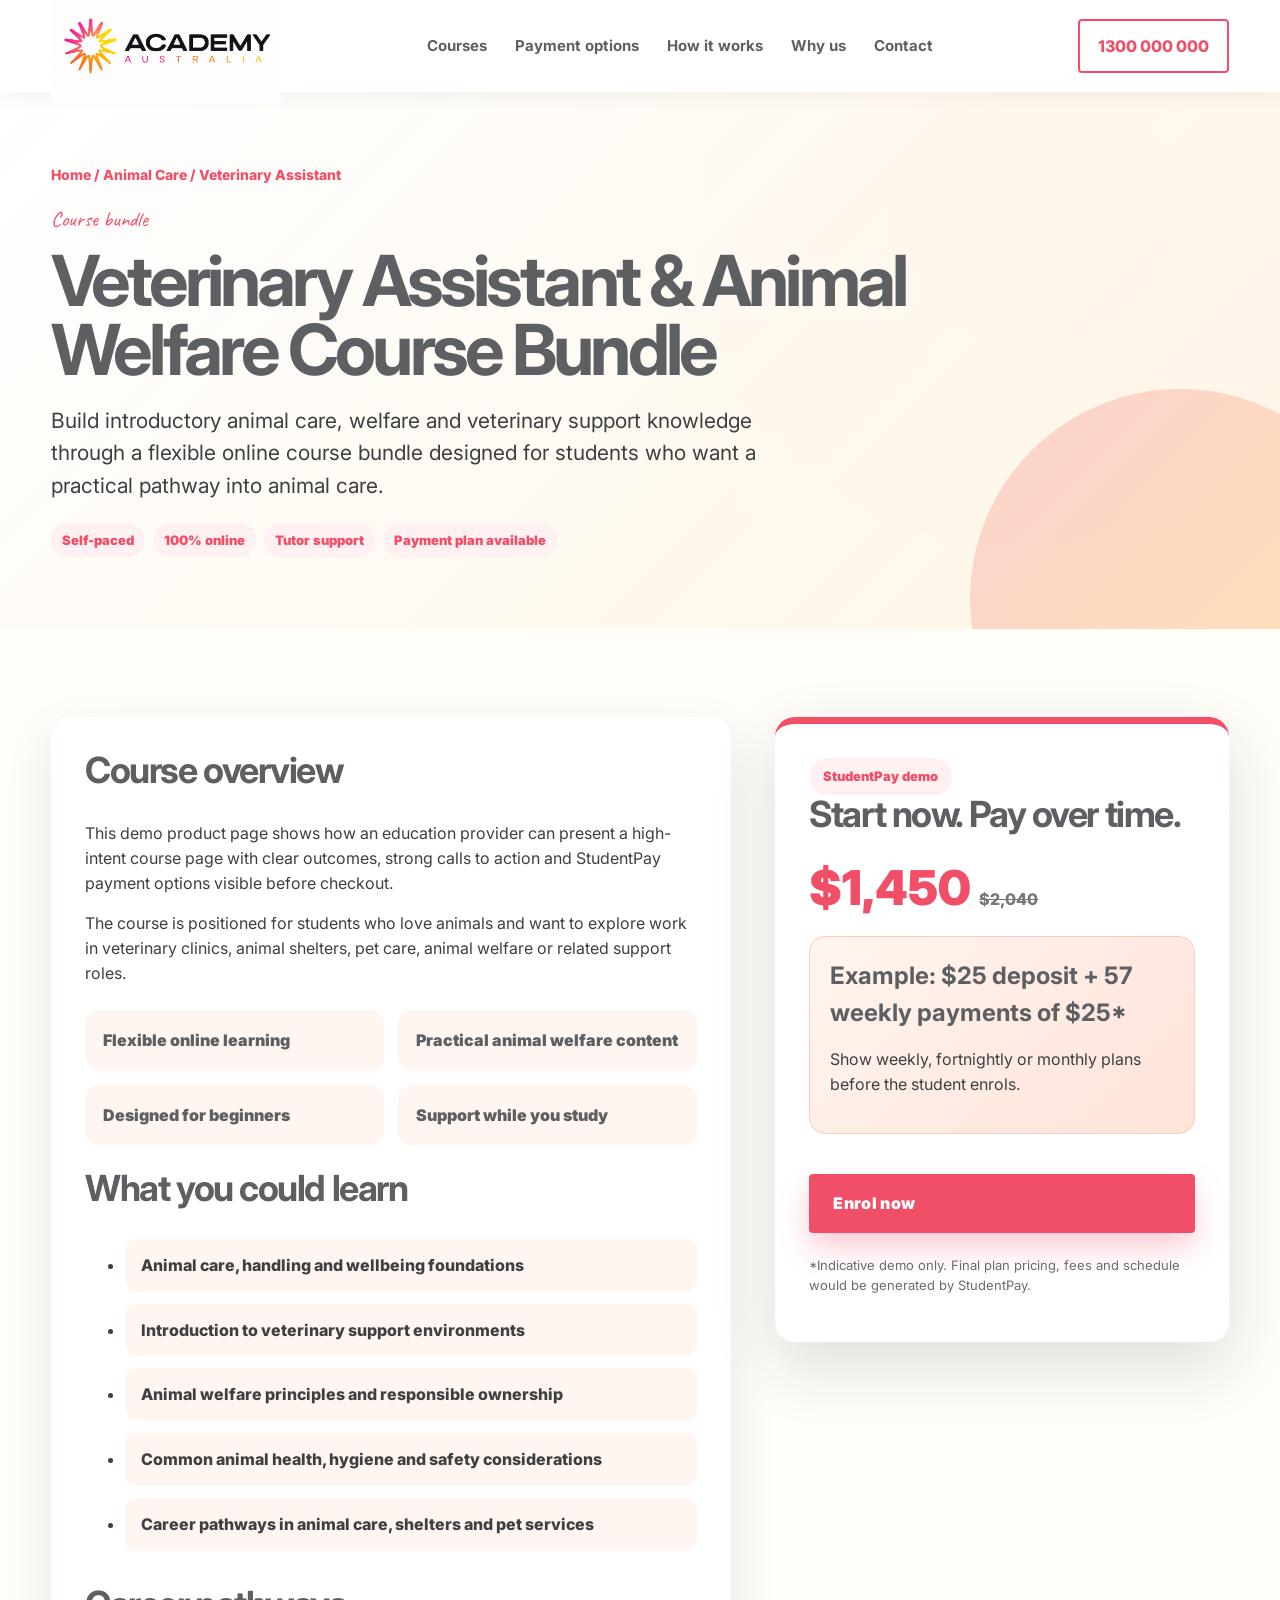
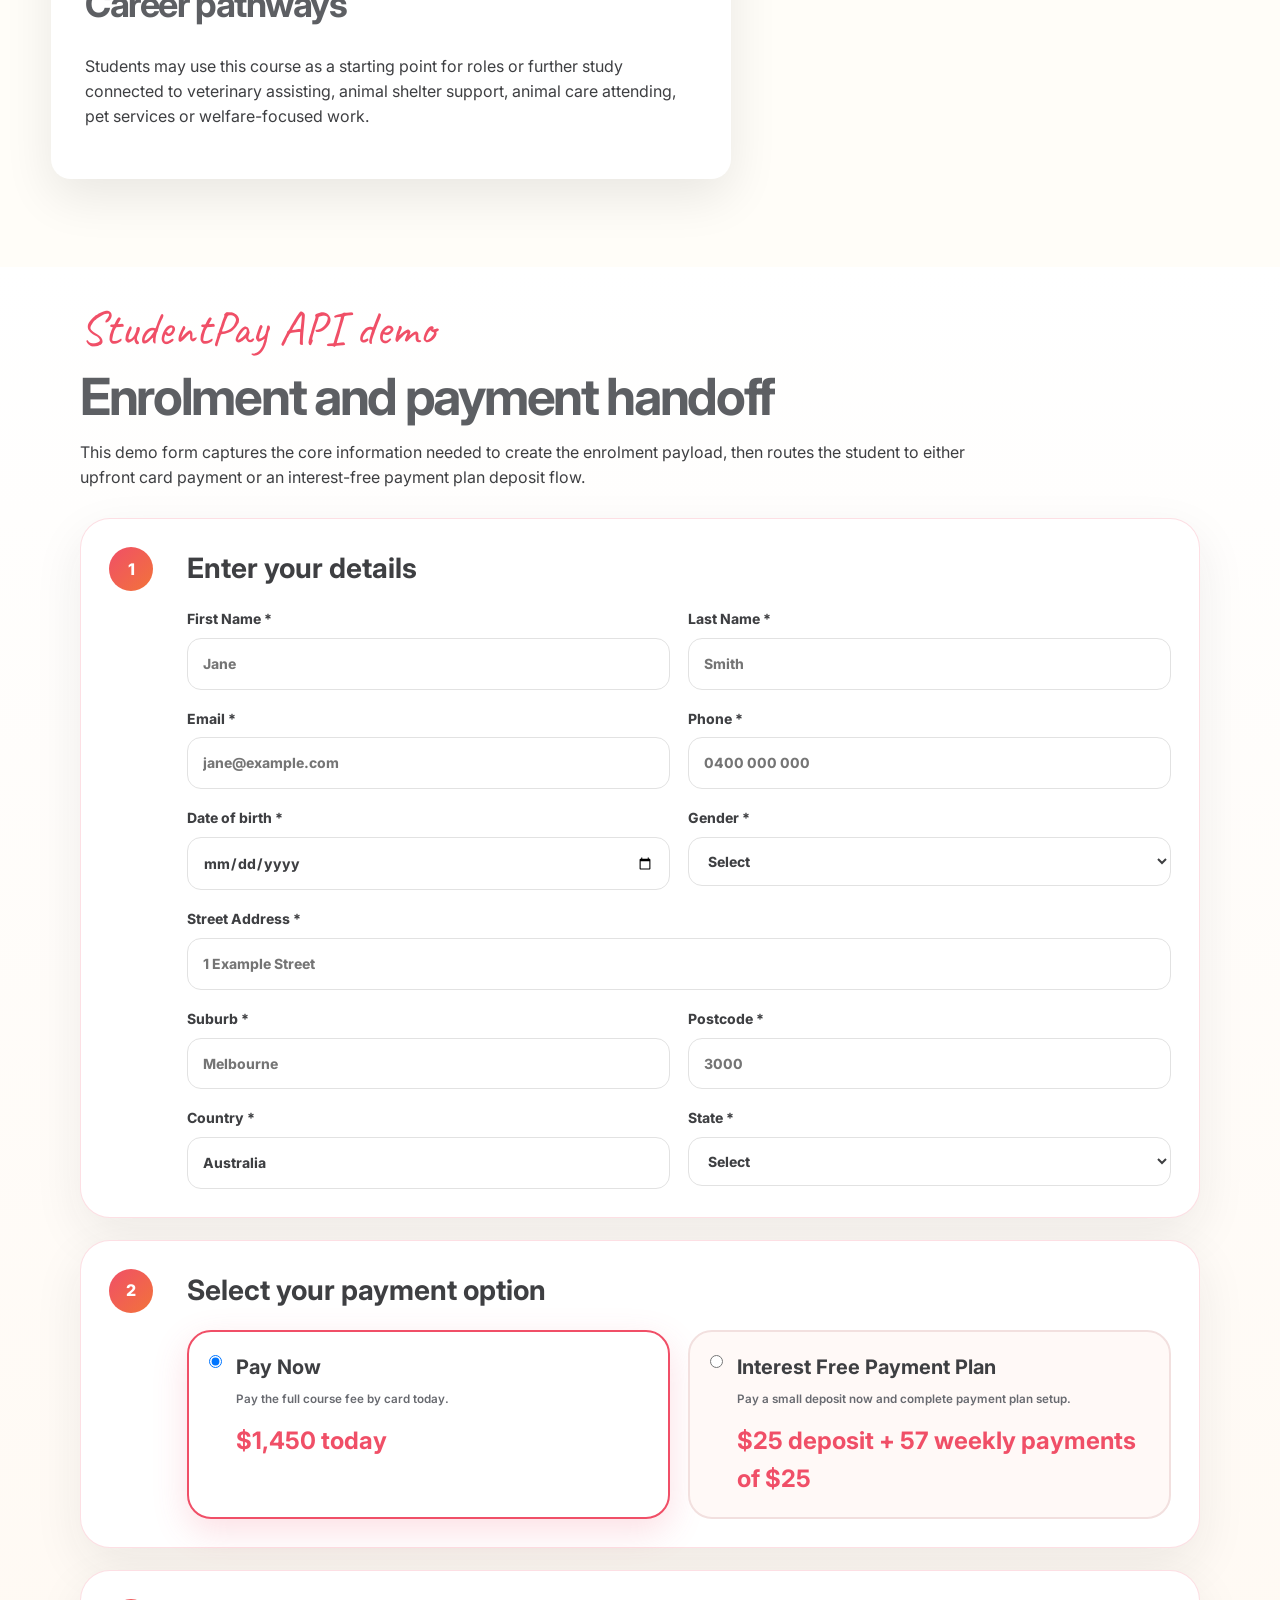
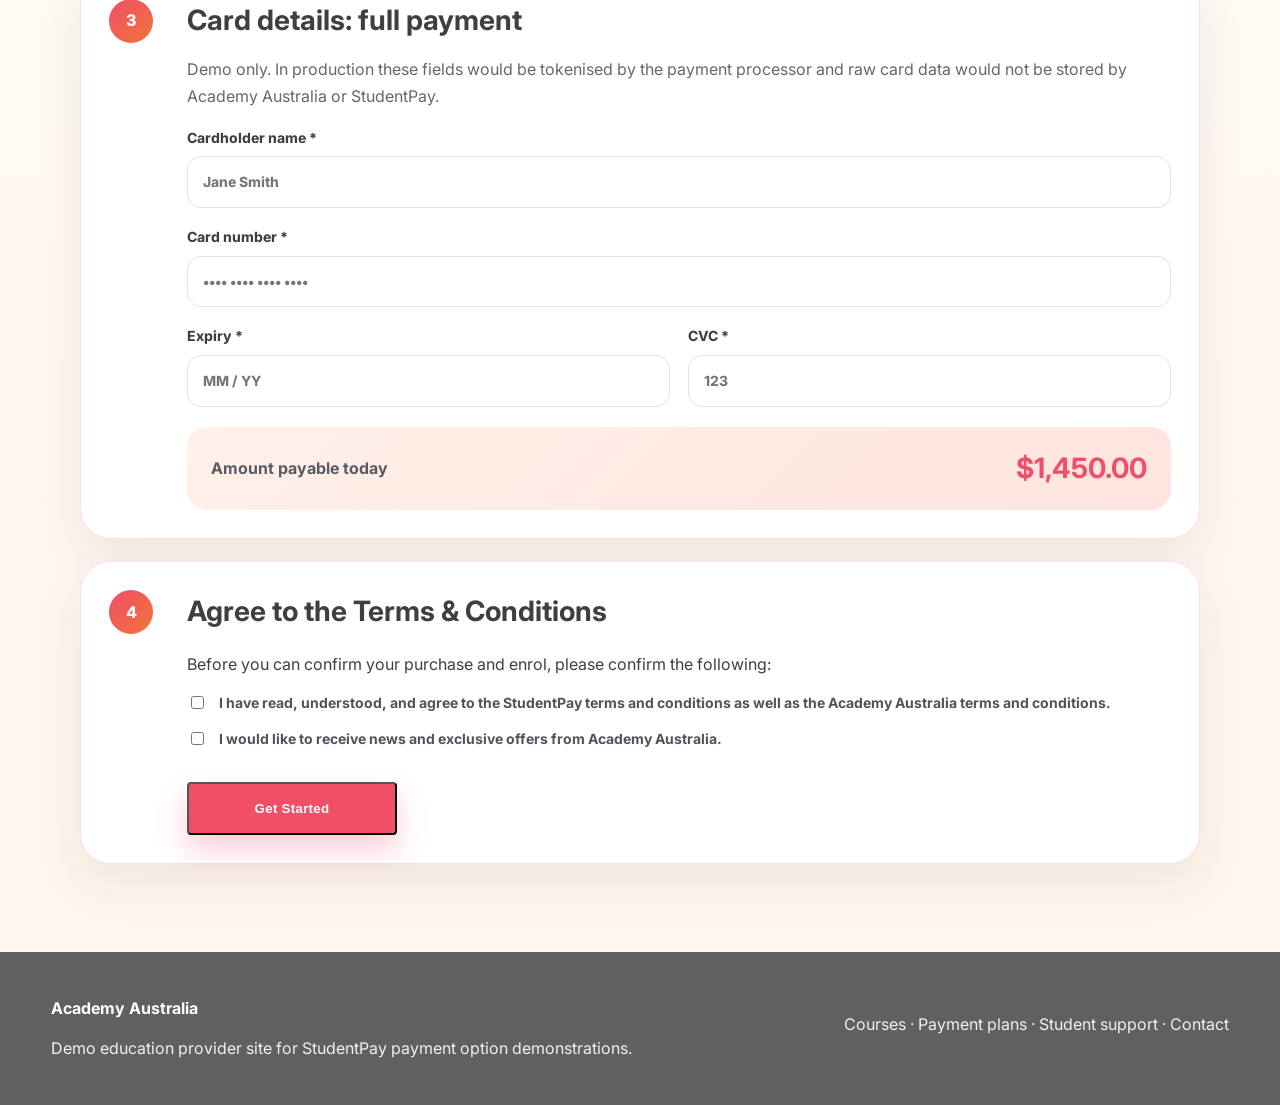
<file: academy-australia-demo/veterinary-assistant-animal-welfare.html>
<!doctype html>
<html lang="en-AU">
<head>
  <script src="https://cdn.getpinch.com.au/capturejs/pinch.capture.v2.js"></script>
  <meta charset="utf-8" />
  <meta name="viewport" content="width=device-width, initial-scale=1" />
  <title>Veterinary Assistant & Animal Welfare | Academy Australia</title>
  <meta name="description" content="Demo product page for a veterinary assistant and animal welfare course bundle." />
  <link rel="preconnect" href="https://fonts.googleapis.com">
  <link rel="preconnect" href="https://fonts.gstatic.com" crossorigin>
  <link href="https://fonts.googleapis.com/css2?family=Inter:wght@400;600;700;800&family=Caveat:wght@600;700&display=swap" rel="stylesheet">
  <link rel="stylesheet" href="styles.css" />
</head>
<body>
<header class="topbar">
  <div class="container nav-wrap">
    <a class="brand" href="index.html" aria-label="Academy Australia home"><img class="brand-logo" src="assets/academy-australia-logo.png" alt="Academy Australia"></a>
    <nav class="nav" aria-label="Main navigation"><a href="courses-animal-care.html">Courses</a><a href="index.html#payments">Payment options</a><a href="index.html#how">How it works</a><a href="index.html#why">Why us</a><a href="index.html#contact">Contact</a></nav>
    <a class="phone" href="tel:1300000000">1300 000 000</a>
  </div>
</header>
<main>
  <section class="sub-hero product-hero">
    <div class="container">
      <div class="breadcrumb"><a href="index.html">Home</a> / <a href="courses-animal-care.html">Animal Care</a> / Veterinary Assistant</div>
      <p class="script">Course bundle</p>
      <h1>Veterinary Assistant & Animal Welfare Course Bundle</h1>
      <p>Build introductory animal care, welfare and veterinary support knowledge through a flexible online course bundle designed for students who want a practical pathway into animal care.</p>
      <div class="badges"><span>Self-paced</span><span>100% online</span><span>Tutor support</span><span>Payment plan available</span></div>
    </div>
  </section>
  <section class="section">
    <div class="container course-detail-grid product-checkout-grid">
      <article class="detail-card">
        <h2>Course overview</h2>
        <p>This demo product page shows how an education provider can present a high-intent course page with clear outcomes, strong calls to action and StudentPay payment options visible before checkout.</p>
        <p>The course is positioned for students who love animals and want to explore work in veterinary clinics, animal shelters, pet care, animal welfare or related support roles.</p>
        <div class="feature-list">
          <div>Flexible online learning</div><div>Practical animal welfare content</div><div>Designed for beginners</div><div>Support while you study</div>
        </div>
        <h2>What you could learn</h2>
        <ul class="modules">
          <li>Animal care, handling and wellbeing foundations</li>
          <li>Introduction to veterinary support environments</li>
          <li>Animal welfare principles and responsible ownership</li>
          <li>Common animal health, hygiene and safety considerations</li>
          <li>Career pathways in animal care, shelters and pet services</li>
        </ul>
        <h2 style="margin-top:34px">Career pathways</h2>
        <p>Students may use this course as a starting point for roles or further study connected to veterinary assisting, animal shelter support, animal care attending, pet services or welfare-focused work.</p>
      </article>
      <aside class="enrol-card product-enrol-card">
        <div class="pill">StudentPay demo</div>
        <h2>Start now. Pay over time.</h2>
        <div><span class="price-big">$1,450</span><span class="was">$2,040</span></div>
        <div class="payment-box"><strong>Example: $25 deposit + 57 weekly payments of $25*</strong><p>Show weekly, fortnightly or monthly plans before the student enrols.</p></div>
        <a class="btn primary enrol-jump" href="#studentpay-checkout">Enrol now</a>
        <p class="note">*Indicative demo only. Final plan pricing, fees and schedule would be generated by StudentPay.</p>
      </aside>
    </div>
  </section>

  <section id="studentpay-checkout" class="section checkout-section">
    <div class="container checkout-shell">
      <div class="section-head wide checkout-head">
        <p class="script">StudentPay API demo</p>
        <h2>Enrolment and payment handoff</h2>
        <p>This demo form captures the core information needed to create the enrolment payload, then routes the student to either upfront card payment or an interest-free payment plan deposit flow.</p>
      </div>
      <form id="studentpayApiForm" class="checkout-form" action="#" method="post" data-api-endpoint="https://api.studentpay.com.au/api/provider-checkout">
        <section class="form-panel">
          <div class="form-step">1</div>
          <div class="form-panel-content">
            <h3>Enter your details</h3>
            <div class="form-grid two">
              <label>First Name *<input type="text" name="first_name" placeholder="Jane" required></label>
              <label>Last Name *<input type="text" name="last_name" placeholder="Smith" required></label>
              <label>Email *<input type="email" name="email" placeholder="jane@example.com" required></label>
              <label>Phone *<input type="tel" name="mobile" placeholder="0400 000 000" required></label>
              <label>Date of birth *<input type="date" name="date_of_birth" required></label>
              <label>Gender *<select name="gender" required><option value="">Select</option><option>Female</option><option>Male</option><option>Other</option><option>Prefer not to say</option></select></label>
              <label class="full">Street Address *<input type="text" name="street_address" placeholder="1 Example Street" required></label>
              <label>Suburb *<input type="text" name="suburb" placeholder="Melbourne" required></label>
              <label>Postcode *<input type="text" name="postcode" placeholder="3000" required></label>
              <label>Country *<input type="text" name="country" value="Australia" required></label>
              <label>State *<select name="state" required><option value="">Select</option><option>NSW</option><option>VIC</option><option>QLD</option><option>SA</option><option>WA</option><option>TAS</option><option>ACT</option><option>NT</option></select></label>
            </div>
          </div>
        </section>

        <section class="form-panel">
          <div class="form-step">2</div>
          <div class="form-panel-content">
            <h3>Select your payment option</h3>
            <div class="payment-choice-grid">
              <label class="choice-card"><input type="radio" name="payment_option" value="pay_now" checked><span><strong>Pay Now</strong><small>Pay the full course fee by card today.</small><b>$1,450 today</b></span></label>
              <label class="choice-card"><input type="radio" name="payment_option" value="interest_free_plan"><span><strong>Interest Free Payment Plan</strong><small>Pay a small deposit now and complete payment plan setup.</small><b>$25 deposit + 57 weekly payments of $25</b></span></label>
            </div>
          </div>
        </section>

        <section class="form-panel card-section pay-now-panel">
          <div class="form-step">3</div>
          <div class="form-panel-content">
            <h3>Card details: full payment</h3>
            <p class="form-muted">Demo only. In production these fields would be tokenised by the payment processor and raw card data would not be stored by Academy Australia or StudentPay.</p>
            <div class="form-grid two">
              <label class="full">Cardholder name *<input type="text" name="pay_now_cardholder_name" placeholder="Jane Smith"></label>
              <label class="full">Card number *<input type="text" name="pay_now_card_number" placeholder="•••• •••• •••• ••••"></label>
              <label>Expiry *<input type="text" name="pay_now_expiry" placeholder="MM / YY"></label>
              <label>CVC *<input type="text" name="pay_now_cvc" placeholder="123"></label>
            </div>
            <div class="payment-summary"><span>Amount payable today</span><strong>$1,450.00</strong></div>
          </div>
        </section>

        <section class="form-panel card-section plan-panel" hidden>
          <div class="form-step">3</div>
          <div class="form-panel-content">
            <h3>Card details: $25 deposit</h3>
            <p class="form-muted">The card payment collects the initial deposit. The next step would securely collect the student's payment plan authority.</p>
            <div class="form-grid two">
              <label class="full">First payment date *<input type="date" name="first_payment_date"></label>
              <label class="full">Cardholder name *<input type="text" name="plan_cardholder_name" placeholder="Jane Smith"></label>
              <label class="full">Card number *<input type="text" name="plan_card_number" placeholder="•••• •••• •••• ••••"></label>
              <label>Expiry *<input type="text" name="plan_expiry" placeholder="MM / YY"></label>
              <label>CVC *<input type="text" name="plan_cvc" placeholder="123"></label>
            </div>
            <div class="payment-summary"><span>Deposit payable today</span><strong>$25.00</strong></div>
          </div>
        </section>

        <section class="form-panel terms-panel">
          <div class="form-step">4</div>
          <div class="form-panel-content">
            <h3>Agree to the Terms & Conditions</h3>
            <p>Before you can confirm your purchase and enrol, please confirm the following:</p>
            <label class="check-row"><input type="checkbox" required><span>I have read, understood, and agree to the StudentPay terms and conditions as well as the Academy Australia terms and conditions.</span></label>
            <label class="check-row"><input type="checkbox"><span>I would like to receive news and exclusive offers from Academy Australia.</span></label>
            <button class="btn primary submit-btn" type="submit">Get Started</button>
            <div id="apiResult" class="api-result" aria-live="polite"></div>
          </div>
        </section>
      </form>
    </div>
  </section>
</main>
<footer><div class="container footer-grid"><div><strong>Academy Australia</strong><p>Demo education provider site for StudentPay payment option demonstrations.</p></div><div><p>Courses · Payment plans · Student support · Contact</p></div></div></footer>
<script>
  const paymentRadios = document.querySelectorAll('input[name="payment_option"]');
  const payNowPanel = document.querySelector('.pay-now-panel');
  const planPanel = document.querySelector('.plan-panel');
  const form = document.querySelector('#studentpayApiForm');
  const apiResult = document.querySelector('#apiResult');
  const pinchCapture = new Pinch.Capture({
  publishableKey: "pk_live_U6Ox10jx8Sbp84bvhWpswDEq9odiO76T"
});

  function getSelectedPaymentOption() {
    return document.querySelector('input[name="payment_option"]:checked').value;
  }

  function togglePaymentPanels() {
    const isPlan = getSelectedPaymentOption() === 'interest_free_plan';
    payNowPanel.hidden = isPlan;
    planPanel.hidden = !isPlan;
  }

function buildStudentPayPayload() {
  const data = new FormData(form);
  const paymentOption = getSelectedPaymentOption();
  const isPlan = paymentOption === 'interest_free_plan';

  const firstPaymentDate =
    data.get('first_payment_date') ||
    new Date().toISOString().slice(0, 10);

  return {
    provider: {
      provider_code: 'ACADEMYAU',
      provider_name: 'Academy Australia',
      provider_account_id: '001Mp00000tiKOOIA2',
      education_provider_id: '001Mp00000tiKOOIA2',
      education_provider_title: 'Academy Australia Pty Ltd ABN 11 111 111 111',
      sales_agent_name: 'Webform',
      sales_agent_email: 'sales@academyaustralia.com',
      provider_order_id: 'AA-DEMO-' + Date.now(),
      provider_enrolment_id: 'AA-ENROL-' + Date.now(),
      source: 'academy_australia_demo_site'
    },

    student: {
      first_name: data.get('first_name'),
      last_name: data.get('last_name'),
      email: data.get('email'),
      mobile: data.get('mobile'),
      date_of_birth: data.get('date_of_birth'),
      gender: data.get('gender'),
      address: {
        street_address: data.get('street_address'),
        suburb: data.get('suburb'),
        postcode: data.get('postcode'),
        state: data.get('state'),
        country: data.get('country')
      }
    },

    course: {
      course_code: 'AA-VET-ANIMAL-WELFARE-BUNDLE',
      course_name: 'Veterinary Assistant & Animal Welfare Course Bundle',
      category: 'Animal Care',
      displayed_price: 1450,
      currency: 'AUD'
    },

    pricing: {
      course_price: 1450,
      test_payload_amount: isPlan ? 20 : 20,
      upfront_payment: isPlan ? 2 : 20,
      amount_to_finance: isPlan ? 18 : 0,
      currency: 'AUD'
    },

    plan: {
      payment_type: isPlan ? 'interest_free_payment_plan' : 'upfront_payment',
      payment_frequency: isPlan ? 'Weekly' : 'Upfront',
      number_of_instalments: isPlan ? 9 : 1,
      instalment_amount: isPlan ? 2 : 20,
      first_payment_date: firstPaymentDate,
      schedule_note: isPlan
        ? '$2 upfront + 9 weekly payments of $2 for API test payload'
        : '$20 upfront API test payment'
    },

    payment: isPlan ? {
      payment_type: 'interest_free_payment_plan',
      total_amount: 20,
      upfront_payment: 2,
      first_payment_date: firstPaymentDate,
      frequency: 'weekly',
      number_of_instalments: 9,
      instalment_amount: 2,
      schedule_note: '$2 upfront + 9 weekly payments of $2 for API test payload'
    } : {
      payment_type: 'upfront_payment',
      total_amount: 3,
      upfront_payment: 3,
      first_payment_date: firstPaymentDate,
      frequency: 'upfront',
      number_of_instalments: 1,
      instalment_amount: 33,
      schedule_note: '$3 upfront API test payment'
    },

    card_payment: {
  processor: 'Pinch',
  source_type: 'credit-card',
  token: null,
  amount_to_charge_now: isPlan ? 2 : 2,
  payment_purpose: isPlan ? 'deposit' : 'full_payment'
},

    consents: {
      accepted_terms: true,
      accepted_at: new Date().toISOString(),
      marketing_opt_in:
        form.querySelector('.terms-panel input[type="checkbox"]:nth-of-type(2)')?.checked || false
    }
  };
}

  paymentRadios.forEach((radio) => radio.addEventListener('change', togglePaymentPanels));
  togglePaymentPanels();

  form.addEventListener('submit', async (event) => {
  event.preventDefault();

  const submitBtn = form.querySelector('.submit-btn');
  const paymentOption = getSelectedPaymentOption();
  const isPlan = paymentOption === 'interest_free_plan';
  const data = new FormData(form);

  apiResult.className = 'api-result is-loading';
  apiResult.textContent = isPlan
    ? 'Tokenising card and preparing your payment plan...'
    : 'Tokenising card and preparing your payment...';

  submitBtn.disabled = true;
  submitBtn.textContent = 'Processing...';

  try {
    const cardholderName = isPlan
      ? data.get('plan_cardholder_name')
      : data.get('pay_now_cardholder_name');

    const cardNumber = isPlan
      ? data.get('plan_card_number')
      : data.get('pay_now_card_number');

    const expiry = isPlan
      ? data.get('plan_expiry')
      : data.get('pay_now_expiry');

    const cvc = isPlan
      ? data.get('plan_cvc')
      : data.get('pay_now_cvc');

    const [expiryMonthRaw, expiryYearRaw] = String(expiry || '')
      .replace(/\s/g, '')
      .split('/');

    if (!cardholderName || !cardNumber || !expiryMonthRaw || !expiryYearRaw || !cvc) {
      throw new Error('Please complete all card payment fields.');
    }

    const expiryMonth = expiryMonthRaw.padStart(2, '0');
    const expiryYear =
      expiryYearRaw.length === 2 ? `20${expiryYearRaw}` : expiryYearRaw;

    const tokenResult = await pinchCapture.createToken({
      sourceType: 'credit-card',
      cardholderName: String(cardholderName).trim(),
      cardNumber: String(cardNumber).replace(/\s/g, ''),
      expiryMonth,
      expiryYear,
      cvc: String(cvc).trim()
    });

    console.log('Pinch card token result:', tokenResult);

    const pinchSourceToken =
      tokenResult?.token ||
      tokenResult?.source_token ||
      tokenResult?.sourceToken ||
      tokenResult?.id ||
      tokenResult?.data?.token ||
      tokenResult?.data?.source_token ||
      tokenResult?.data?.sourceToken ||
      tokenResult?.data?.id ||
      tokenResult?.payment_source?.token ||
      tokenResult?.payment_source?.id ||
      tokenResult?.paymentSource?.token ||
      tokenResult?.paymentSource?.id ||
      tokenResult?.source?.token ||
      tokenResult?.source?.id;

    if (!pinchSourceToken) {
      throw new Error(
        'Pinch did not return a usable card token: ' +
        JSON.stringify(tokenResult)
      );
    }

    const payload = buildStudentPayPayload();

    payload.card_payment.token = pinchSourceToken;
    payload.card_payment.amount_to_charge_now = isPlan ? 2 : 2;
    payload.card_payment.payment_purpose = isPlan ? 'deposit' : 'full_payment';

    apiResult.textContent = 'Sending enrolment and payment token to StudentPay API...';

    const response = await fetch(form.dataset.apiEndpoint, {
      method: 'POST',
      headers: {
        'Content-Type': 'application/json',
        'Authorization': 'Bearer sp_academy_demo_2026'
      },
      body: JSON.stringify(payload)
    });

    const resultText = await response.text();
    let result;

    try {
      result = JSON.parse(resultText);
    } catch {
      throw new Error('API returned a non-JSON response: ' + resultText);
    }

    if (response.ok && result.success && result.redirect_url) {
      window.location.href = result.redirect_url;
      return;
    }

    apiResult.className = response.ok ? 'api-result is-success' : 'api-result is-error';
    apiResult.innerHTML =
      '<strong>' + (response.ok ? 'API test submitted.' : 'API returned an error.') +
      '</strong><pre>' +
      resultText.replace(/[&<>]/g, (c) => ({ '&': '&amp;', '<': '&lt;', '>': '&gt;' }[c])) +
      '</pre>';

    submitBtn.disabled = false;
    submitBtn.textContent = 'Get Started';

  } catch (error) {
    apiResult.className = 'api-result is-error';
    apiResult.innerHTML =
      '<strong>Payment setup failed.</strong><p>' +
      (error.message || 'Unable to tokenise card or submit enrolment.') +
      '</p>';

    submitBtn.disabled = false;
    submitBtn.textContent = 'Get Started';

    console.error(error);
  }
});
</script>
</body>
</html>
</file>
<file: academy-australia-demo/styles.css>
:root{
  --coral:#F04F67;
  --coral-dark:#E33D58;
  --orange:#F2733A;
  --gold:#FBAD1A;
  --grey:#5D5F63;
  --dark:#26272A;
  --ink:#3E3F42;
  --soft:#FFF6F2;
  --cream:#FFFDF8;
  --white:#fff;
  --shadow:0 24px 70px rgba(38,39,42,.14);
  --radius:28px;
}
*{box-sizing:border-box}
html{scroll-behavior:smooth}
body{margin:0;font-family:Inter,Arial,Helvetica,sans-serif;color:var(--ink);background:var(--cream);line-height:1.55}
.container{width:min(1280px,92vw);margin:auto}.topbar{background:#fff;position:sticky;top:0;z-index:20;box-shadow:0 2px 22px rgba(0,0,0,.06)}
.nav-wrap{height:92px;display:flex;align-items:center;justify-content:space-between;gap:28px}.brand{display:flex;align-items:center;text-decoration:none;color:var(--grey);font-weight:800;font-size:30px;line-height:.92;letter-spacing:-.04em}.brand-mark{position:relative;width:82px;height:62px;margin-right:14px}.brand-mark span{position:absolute;left:5px;bottom:4px;width:56px;height:56px;background:var(--gold);border-radius:50%}.brand-mark i{position:absolute;right:0;bottom:4px;width:67px;height:67px;background:linear-gradient(135deg,var(--coral),var(--orange));border-radius:36px 36px 8px 36px;opacity:.95}.nav{display:flex;gap:28px;align-items:center}.nav a{color:var(--grey);text-decoration:none;font-weight:700;font-size:15px}.nav a:hover{color:var(--coral)}.phone{color:var(--coral);text-decoration:none;font-weight:800;border:2px solid var(--coral);padding:13px 18px;border-radius:4px;background:#fff}.hero{position:relative;overflow:hidden;padding:90px 0 80px;background:radial-gradient(circle at 78% 18%,rgba(251,173,26,.25),transparent 28%),linear-gradient(115deg,#fff 0%,#fff 58%,#fff0df 58%,#ffe7d2 100%)}.hero:after{content:"";position:absolute;right:-160px;bottom:-170px;width:470px;height:470px;border-radius:50%;background:rgba(240,79,103,.13)}.hero-grid{display:grid;grid-template-columns:1.15fr .85fr;gap:64px;align-items:center;position:relative;z-index:1}.eyebrow{text-transform:uppercase;color:var(--coral);font-weight:900;letter-spacing:.14em;font-size:13px}.script{font-family:Caveat,cursive;color:var(--coral);font-size:48px;line-height:1.05;margin:0 0 16px}.script.white{color:#fff}.hero h1{font-size:clamp(48px,6vw,84px);line-height:.98;margin:14px 0;color:var(--grey);letter-spacing:-.06em;max-width:820px}.lead{font-size:22px;max-width:710px;color:#4f5054}.btn{display:inline-block;text-decoration:none;border-radius:4px;padding:17px 24px;font-weight:900;margin-right:12px;letter-spacing:.02em}.primary{background:var(--coral);color:white;box-shadow:0 15px 30px rgba(240,79,103,.28)}.primary:hover{background:var(--coral-dark)}.ghost{background:white;color:var(--coral);border:2px solid var(--coral)}.hero-card{background:white;border-radius:36px;padding:24px 28px 30px;box-shadow:var(--shadow);border-bottom:8px solid var(--gold);position:relative}.hero-image{height:260px;border-radius:28px 28px 120px 28px;background:linear-gradient(135deg,rgba(251,173,26,.78),rgba(240,79,103,.8)),url('https://images.unsplash.com/photo-1523240795612-9a054b0db644?auto=format&fit=crop&w=1000&q=80');background-size:cover;background-position:center;margin-bottom:24px}.pill{display:inline-block;background:#fff0f2;color:var(--coral);border-radius:99px;padding:8px 14px;font-weight:900;font-size:13px}.hero-card h2{font-size:36px;line-height:1.05;margin:14px 0;color:var(--grey);letter-spacing:-.04em}.hero-card ul{padding-left:22px;margin-bottom:0}.hero-card li{margin:9px 0;font-weight:700}.intro-strip{padding:42px 0;background:#fff}.quick-grid{display:grid;grid-template-columns:repeat(3,1fr);gap:26px}.quick-grid article{padding:28px 30px;border-left:5px solid var(--coral);box-shadow:0 12px 30px rgba(0,0,0,.06);background:#fff}.quick-grid span{display:inline-grid;place-items:center;width:42px;height:42px;border-radius:50%;background:#fff0f2;color:var(--coral);font-weight:900}.quick-grid h3{font-size:24px;color:var(--grey)}.section{padding:88px 0}.section-head{max-width:760px;margin-bottom:36px}.section-head.wide{max-width:920px}.section-head.center{text-align:center;margin-left:auto;margin-right:auto}.section-head h2,.payment-grid h2,.contact-grid h2,.why-copy h2{font-size:clamp(34px,4vw,56px);line-height:1.08;margin:0 0 14px;color:var(--grey);letter-spacing:-.045em}.course-grid{display:grid;grid-template-columns:repeat(3,1fr);gap:34px}.course-card{background:#fff}.image-card{min-height:520px;display:flex;flex-direction:column}.image-card .card-image{height:240px;background-size:cover;background-position:center;margin-bottom:20px}.image-card.animal .card-image{background-image:linear-gradient(rgba(240,79,103,.08),rgba(240,79,103,.08)),url('https://images.unsplash.com/photo-1583337130417-3346a1be7dee?auto=format&fit=crop&w=1000&q=80')}.image-card.beauty .card-image{background-image:linear-gradient(rgba(251,173,26,.08),rgba(251,173,26,.08)),url('https://images.unsplash.com/photo-1522335789203-aabd1fc54bc9?auto=format&fit=crop&w=1000&q=80')}.image-card.floristry .card-image{background-image:linear-gradient(rgba(242,115,58,.08),rgba(242,115,58,.08)),url('https://images.unsplash.com/photo-1490750967868-88aa4486c946?auto=format&fit=crop&w=1000&q=80')}.image-card h3{font-size:27px;line-height:1.15;margin:0 0 14px;color:var(--coral);font-weight:500;padding:0 2px}.image-card h3:after{content:"›";float:right;font-size:34px;line-height:.8}.image-card p{font-size:17px;color:#5d5f63;margin:0 0 28px;max-width:94%}.outline-btn{display:inline-block;align-self:flex-start;margin-top:auto;text-decoration:none;border:1.5px solid var(--coral);color:var(--ink);padding:12px 15px;border-radius:4px;font-weight:600;background:#fff}.payment-band{background:linear-gradient(100deg,var(--coral),var(--coral-dark));color:white;padding:56px 0;position:relative;overflow:hidden}.payment-band:before{content:"";position:absolute;left:-100px;top:-220px;width:520px;height:520px;border-radius:50%;background:rgba(251,173,26,.18)}.payment-grid{display:grid;grid-template-columns:.95fr 1.2fr;gap:44px;align-items:center;position:relative;z-index:1}.payment-grid h2{color:#fff}.payment-grid p{font-size:18px}.plans{display:grid;grid-template-columns:repeat(3,1fr);gap:20px}.plans article{background:rgba(255,255,255,.15);border:1px solid rgba(255,255,255,.42);border-radius:8px;padding:28px 24px;backdrop-filter:blur(8px)}.plans span{font-weight:800}.plans strong{display:block;font-size:33px;margin:12px 0;color:#fff}.plans small{font-weight:600}.why-section{background:#fff}.why-grid{display:grid;grid-template-columns:1fr .9fr;gap:70px;align-items:center}.values{list-style:none;margin:28px 0 0;padding:0;display:grid;gap:20px}.values li{display:grid;grid-template-columns:38px 1fr;gap:18px;align-items:center}.values span{display:grid;place-items:center;width:38px;height:38px;border-radius:50%;background:#FFECEF;color:var(--coral);font-weight:900}.circle-photo{justify-self:center;width:min(430px,80vw);aspect-ratio:1;border-radius:50% 50% 50% 6%;background:linear-gradient(rgba(240,79,103,.07),rgba(240,79,103,.07)),url('https://images.unsplash.com/photo-1551836022-d5d88e9218df?auto=format&fit=crop&w=1000&q=80');background-size:cover;background-position:center;box-shadow:var(--shadow)}.steps{display:grid;grid-template-columns:repeat(4,1fr);gap:22px}.steps article{background:white;border-radius:8px;padding:30px;box-shadow:0 14px 34px rgba(0,0,0,.08);border-top:5px solid var(--coral)}.steps b{display:grid;place-items:center;width:46px;height:46px;border-radius:50%;background:#FFECEF;color:var(--coral);font-size:18px}.steps h3{font-size:24px;color:var(--grey)}.contact-section{background:linear-gradient(180deg,#fff 0%,#fff6f2 100%)}.contact-grid{display:grid;grid-template-columns:.9fr 1.1fr;gap:48px;align-items:start}.demo-form{display:grid;gap:16px;background:#fff;border-radius:10px;padding:34px;box-shadow:var(--shadow)}.demo-form label{font-weight:800;color:var(--grey)}.demo-form input,.demo-form select{width:100%;margin-top:7px;padding:15px 14px;border-radius:4px;border:1px solid #ddd;font-size:16px;background:#fff}footer{background:#5F6062;color:white;padding:44px 0}.footer-grid{display:flex;justify-content:space-between;gap:30px}footer p{margin-bottom:0;color:#f1f1f1}@media(max-width:940px){.nav,.phone{display:none}.hero-grid,.quick-grid,.course-grid,.payment-grid,.plans,.why-grid,.steps,.contact-grid{grid-template-columns:1fr}.hero{padding:60px 0}.section{padding:64px 0}.script{font-size:40px}.hero-card{max-width:560px}.image-card{min-height:auto}.footer-grid{display:block}}

/* Refinements and sub-page patterns */
.hero{background:linear-gradient(115deg,#fff 0%,#fff 58%,#fff1df 58%,#ffe1c6 100%)}
.hero:after{background:linear-gradient(135deg,rgba(251,173,26,.38),rgba(240,79,103,.24));right:-180px;bottom:-190px;filter:saturate(1.15)}
.hero:before{content:"";position:absolute;right:7%;top:80px;width:230px;height:230px;border-radius:36px 120px 36px 120px;background:linear-gradient(135deg,rgba(240,79,103,.2),rgba(251,173,26,.22));transform:rotate(18deg)}
.hero-card{border:1px solid rgba(240,79,103,.12);border-bottom:8px solid var(--gold)}
.hero-card:after{content:"";position:absolute;right:-28px;bottom:28px;width:100px;height:100px;border-radius:20px 60px 20px 60px;background:linear-gradient(135deg,var(--coral),var(--gold));z-index:-1;opacity:.95}
.sub-hero{padding:72px 0;background:linear-gradient(120deg,#fff 0%,#fff 55%,#ffe6d0 55%,#fff1e6 100%);position:relative;overflow:hidden}.sub-hero:after{content:"";position:absolute;right:-110px;bottom:-180px;width:420px;height:420px;border-radius:50%;background:linear-gradient(135deg,rgba(240,79,103,.22),rgba(251,173,26,.25))}.sub-hero .container{position:relative;z-index:1}.breadcrumb{font-weight:800;color:var(--coral);font-size:14px;margin-bottom:22px}.breadcrumb a{color:var(--coral);text-decoration:none}.sub-hero h1{font-size:clamp(44px,5.5vw,72px);line-height:.98;color:var(--grey);letter-spacing:-.055em;max-width:900px;margin:0 0 18px}.sub-hero p{font-size:21px;max-width:760px}.category-layout{display:grid;grid-template-columns:290px 1fr;gap:36px;align-items:start}.filter-panel{background:#fff;border-radius:16px;padding:26px;box-shadow:0 14px 34px rgba(0,0,0,.08);position:sticky;top:110px}.filter-panel h3{margin-top:0;color:var(--grey);font-size:24px}.filter-list{display:grid;gap:10px}.filter-list a{padding:13px 14px;border-radius:10px;text-decoration:none;color:var(--ink);font-weight:800;background:#fff6f2}.filter-list a.active{background:var(--coral);color:#fff}.course-list{display:grid;gap:24px}.product-card{display:grid;grid-template-columns:250px 1fr 190px;background:#fff;border-radius:18px;box-shadow:0 16px 42px rgba(0,0,0,.09);overflow:hidden;border:1px solid rgba(0,0,0,.05)}.product-thumb{min-height:220px;background-size:cover;background-position:center}.thumb-vet{background-image:linear-gradient(135deg,rgba(251,173,26,.35),rgba(240,79,103,.4)),url('https://images.unsplash.com/photo-1516734212186-a967f81ad0d7?auto=format&fit=crop&w=900&q=80')}.thumb-pathway{background-image:linear-gradient(135deg,rgba(251,173,26,.28),rgba(240,79,103,.38)),url('https://images.unsplash.com/photo-1576201836106-db1758fd1c97?auto=format&fit=crop&w=900&q=80')}.thumb-zoo{background-image:linear-gradient(135deg,rgba(251,173,26,.25),rgba(240,79,103,.35)),url('https://images.unsplash.com/photo-1546182990-dffeafbe841d?auto=format&fit=crop&w=900&q=80')}.thumb-horse{background-image:linear-gradient(135deg,rgba(251,173,26,.3),rgba(240,79,103,.35)),url('https://images.unsplash.com/photo-1553284965-83fd3e82fa5a?auto=format&fit=crop&w=900&q=80')}.product-info{padding:26px}.product-info h2{font-size:30px;line-height:1.08;margin:0 0 12px;color:var(--grey);letter-spacing:-.035em}.product-info p{margin:0 0 18px}.badges{display:flex;flex-wrap:wrap;gap:8px}.badges span{background:#fff0f2;color:var(--coral);font-weight:900;border-radius:99px;padding:7px 11px;font-size:13px}.product-price{padding:26px;background:#fff8f4;border-left:1px solid #f4ddd4;display:flex;flex-direction:column;justify-content:center;gap:12px}.product-price small{font-weight:800;color:var(--grey)}.product-price strong{font-size:34px;color:var(--coral)}.strike{text-decoration:line-through;color:#777;font-weight:700}.mini-pay{font-size:13px;font-weight:800;color:var(--grey)}.course-detail-grid{display:grid;grid-template-columns:1.05fr .7fr;gap:44px;align-items:start}.detail-card,.enrol-card{background:#fff;border-radius:20px;padding:34px;box-shadow:0 18px 50px rgba(0,0,0,.09)}.detail-card h2,.enrol-card h2{font-size:36px;line-height:1.1;color:var(--grey);letter-spacing:-.04em;margin-top:0}.feature-list{display:grid;grid-template-columns:repeat(2,1fr);gap:14px;margin:24px 0}.feature-list div{background:#fff6f2;border-radius:14px;padding:18px;font-weight:900;color:var(--grey)}.enrol-card{border-top:7px solid var(--coral);position:sticky;top:112px}.price-big{font-size:48px;color:var(--coral);font-weight:900;line-height:1}.was{color:#777;text-decoration:line-through;font-weight:800;margin-left:8px}.payment-box{margin:24px 0;background:linear-gradient(135deg,#fff5ef,#ffe3d9);border-radius:16px;padding:20px;border:1px solid #f8cdbb}.payment-box strong{display:block;font-size:24px;color:var(--grey)}.modules{display:grid;gap:12px;margin-top:20px}.modules li{background:#fff6f2;border-radius:12px;padding:14px 16px;font-weight:800}.cta-row{display:flex;gap:12px;flex-wrap:wrap;margin-top:22px}.note{font-size:13px;color:#6a6b6f}@media(max-width:1000px){.category-layout,.product-card,.course-detail-grid{grid-template-columns:1fr}.filter-panel,.enrol-card{position:static}.product-price{border-left:0;border-top:1px solid #f4ddd4}.feature-list{grid-template-columns:1fr}}

/* Academy Australia logo refresh */
.brand{display:flex;align-items:center;text-decoration:none;min-width:210px}
.brand-logo{display:block;width:230px;max-width:100%;height:auto;object-fit:contain}
.topbar .brand-logo{filter:none}
@media (max-width:780px){.brand-logo{width:190px}.brand{min-width:auto}}

/* Product checkout refinement */
.product-hero{background:linear-gradient(135deg, rgba(255,255,255,.96), rgba(255,244,227,.92)), radial-gradient(circle at 80% 20%, rgba(240,80,107,.18), transparent 38%)}
.product-enrol-card{border-top:7px solid var(--coral);box-shadow:0 24px 65px rgba(33,35,41,.14)}
.product-enrol-card .btn{margin-top:16px;width:100%;justify-content:center}
.product-enrol-card .note{margin-top:22px}.checkout-section{background:linear-gradient(180deg,#fff 0%,#fff6ec 100%);padding-top:36px}.checkout-shell{max-width:1120px}.checkout-head{margin-bottom:28px}.checkout-form{display:grid;gap:22px}.form-panel{display:grid;grid-template-columns:56px 1fr;gap:22px;background:#fff;border:1px solid rgba(240,80,107,.18);border-radius:30px;padding:28px;box-shadow:0 18px 50px rgba(33,35,41,.08)}.form-step{width:44px;height:44px;border-radius:50%;background:linear-gradient(135deg,var(--coral),var(--orange));color:#fff;display:flex;align-items:center;justify-content:center;font-weight:800}.form-panel h3{font-size:28px;margin:0 0 18px;color:var(--ink)}.form-grid{display:grid;gap:18px}.form-grid.two{grid-template-columns:repeat(2,minmax(0,1fr))}.form-grid .full{grid-column:1/-1}.checkout-form label{font-weight:750;color:var(--ink);font-size:14px}.checkout-form input,.checkout-form select{margin-top:8px;width:100%;border:1px solid #e2e2e2;border-radius:14px;padding:14px 15px;font:inherit;background:#fff;color:var(--ink);box-sizing:border-box}.checkout-form input:focus,.checkout-form select:focus{outline:3px solid rgba(240,80,107,.18);border-color:var(--coral)}.payment-choice-grid{display:grid;grid-template-columns:repeat(2,minmax(0,1fr));gap:18px}.choice-card{display:flex;gap:14px;align-items:flex-start;border:2px solid #f2e0df;border-radius:24px;padding:20px;cursor:pointer;background:#fff9f7;transition:.2s ease}.choice-card:has(input:checked){border-color:var(--coral);box-shadow:0 12px 35px rgba(240,80,107,.18);background:#fff}.choice-card input{width:auto;margin:3px 0 0}.choice-card strong{display:block;font-size:20px;color:var(--ink);margin-bottom:8px}.choice-card small{display:block;font-weight:600;line-height:1.5;color:#686a70;margin-bottom:14px}.choice-card b{display:inline-block;color:var(--coral);font-size:24px}.form-muted{color:#65676f;line-height:1.7;margin-top:-4px}.payment-summary{margin-top:20px;border-radius:20px;background:linear-gradient(135deg,#fff0e8,#ffe4df);padding:20px 24px;display:flex;justify-content:space-between;align-items:center}.payment-summary span{font-weight:700;color:#585b62}.payment-summary strong{font-size:28px;color:var(--coral)}.check-row{display:flex;align-items:flex-start;gap:12px;margin:14px 0;font-weight:700!important;line-height:1.55;color:#4f535c!important}.check-row input{width:auto;margin-top:4px}.submit-btn{margin-top:18px;min-width:210px}.card-section[hidden]{display:none}.enrol-jump{text-decoration:none}

/* Replace the soft pastel hero shape with a cleaner branded panel */
.hero{background:linear-gradient(135deg,#fff 0%,#fff9f2 55%,#fff 100%);position:relative;overflow:hidden}.hero:before{content:"";position:absolute;right:-130px;top:80px;width:420px;height:420px;border-radius:50%;background:radial-gradient(circle,rgba(240,80,107,.18),rgba(251,173,26,.08) 58%,transparent 70%)}.hero:after{content:"";position:absolute;left:-140px;bottom:-180px;width:420px;height:420px;border-radius:50%;background:radial-gradient(circle,rgba(251,173,26,.18),transparent 68%)}.hero-card{position:relative;z-index:1;background:#fff;border-top:6px solid var(--coral);border-bottom:8px solid var(--orange);box-shadow:0 28px 72px rgba(33,35,41,.13)}

@media (max-width:860px){.form-panel{grid-template-columns:1fr;padding:22px}.form-grid.two,.payment-choice-grid{grid-template-columns:1fr}.payment-summary{align-items:flex-start;gap:8px;flex-direction:column}.product-checkout-grid{grid-template-columns:1fr}.brand-logo{width:180px}}


.api-result{margin-top:18px;padding:16px;border-radius:16px;background:#fff7f9;border:1px solid rgba(239,76,111,.25);font-size:14px}.api-result:empty{display:none}.api-result pre{white-space:pre-wrap;word-break:break-word;background:#fff;border-radius:12px;padding:12px;margin:12px 0 0;max-height:260px;overflow:auto}.api-result.is-loading{border-color:#f6a21a;background:#fff8ea}.api-result.is-success{border-color:#2f9e44;background:#f1f9f3}.api-result.is-error{border-color:#ef4c6f;background:#fff1f4}
</file>
